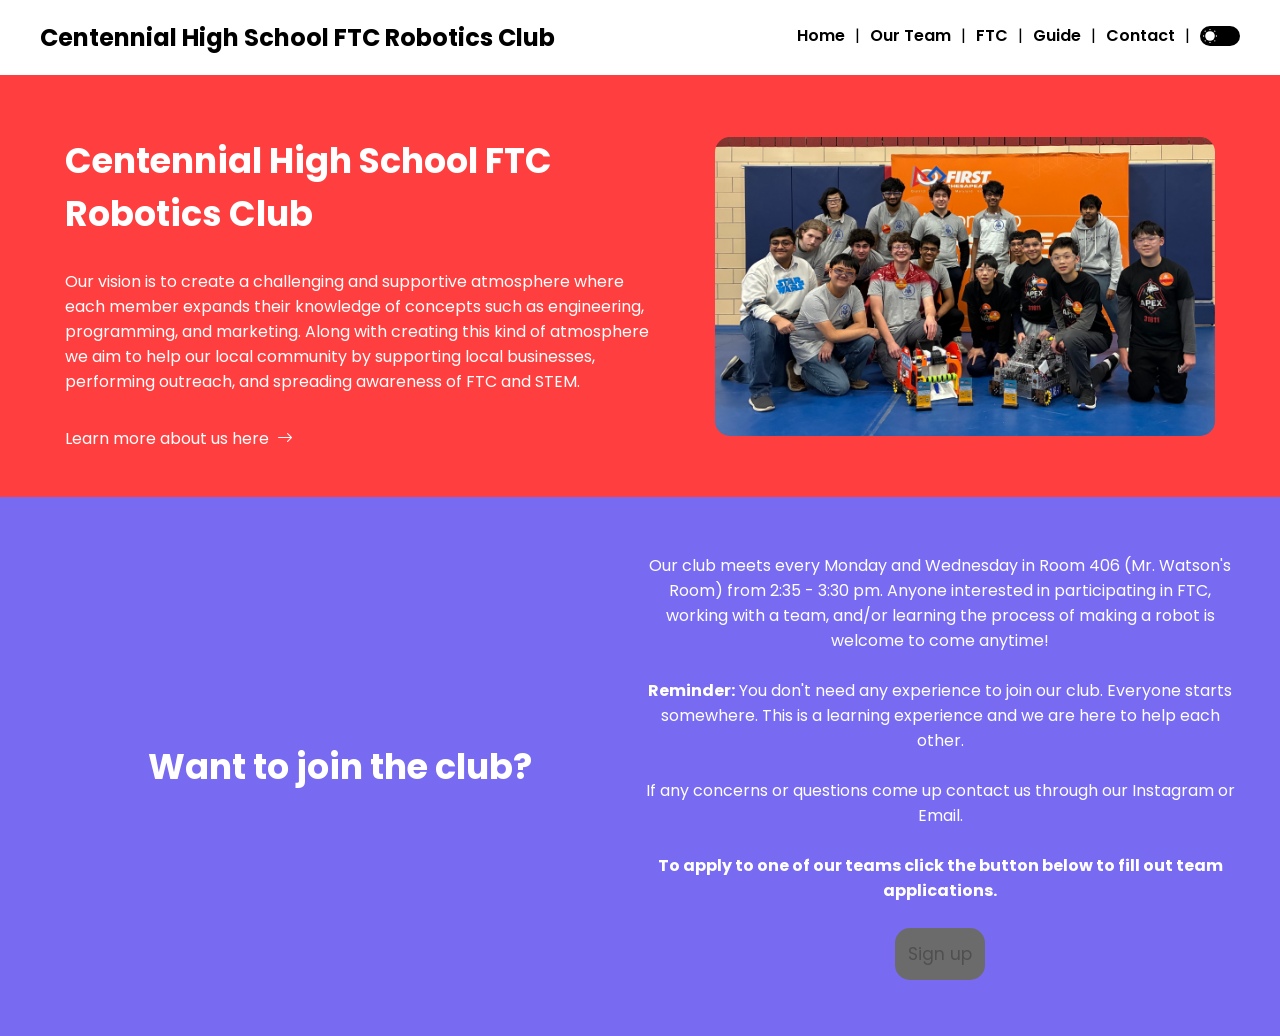
<file: index.html>
<!DOCTYPE html>
<html lang="en">
    <head>
        <meta charset="UTF-8">
        <meta http-equiv="X-UA-Compatible" content="IE=edge">
        <meta name="viewport" content="width=device-width, initial-scale=1.0">
        <meta name="description" content="The Centennial High School FTC Robotics Club is aimed towards creating a challenging and supportive atmosphere. We build a robot every year to participate in the First Tech Challenge.">
        <meta name="keywords" content="CHS, Centennial, Robotics, FTC, First Tech Challenge, CHS FTC, CHS FTC Robotics, CHS Robotics">
        <meta name="author" content="Centennial Robotics Club">
        <link href="assets/imgs/branding/2022-2023_logo.png" rel="icon" type="image/png">
        <title>CHS Robotics Website</title>
        <script src="https://ajax.googleapis.com/ajax/libs/jquery/3.6.3/jquery.min.js"></script>
        <link rel="stylesheet" type="text/css" href="common.css" />
        <link rel="stylesheet" type="text/css" href="index.css" />
        <link rel="stylesheet" href="https://cdn.jsdelivr.net/npm/bootstrap-icons@1.9.1/font/bootstrap-icons.css">
        <script src="/auto-bright.js"></script>
    </head>
    <body>
        <div id="nav"></div>
        <script>
            $('#nav').load('nav.html');
        </script>
        <div id="content">
            <section id="about-us">
                <div>
                    <h1>Centennial High School FTC Robotics Club</h1>
                    <p>Our vision is to create a challenging and supportive atmosphere where each member expands their knowledge of concepts such as engineering, programming, and marketing. Along with creating this kind of atmosphere we aim to help our local community by supporting local businesses, performing outreach, and spreading awareness of FTC and STEM.</p>
                    <a href="ourteam.html" id="home">Learn more about us here<p>&nbsp;&nbsp;<i class="bi bi-arrow-right"></i></p></a>
                </div>
                <div><img src="assets/imgs/branding/team-pic-2025.jpeg" alt="Team Picture"></div>
            </section>
            <section id="want-to-join">
                <div>
                    <h1>Want to join the club?</h1>
                    <p>Our club meets every Monday and Wednesday in Room 406 (Mr. Watson's Room) from 2:35 - 3:30 pm. Anyone interested in participating in FTC, working with a team, and/or learning the process of making a robot is welcome to come anytime!<br><br><b>Reminder:</b> You don't need any experience to join our club. Everyone starts somewhere. This is a learning experience and we are here to help each other.<br><br>If any concerns or questions come up contact us through our Instagram or Email.<br><br><b>To apply to one of our teams click the button below to fill out team applications.</b><br><br><button disabled id="sign-up" title="Sign ups are closed">Sign up</button></p>
                </div>
            </section>
        </div>
    </body>
</html>
</file>
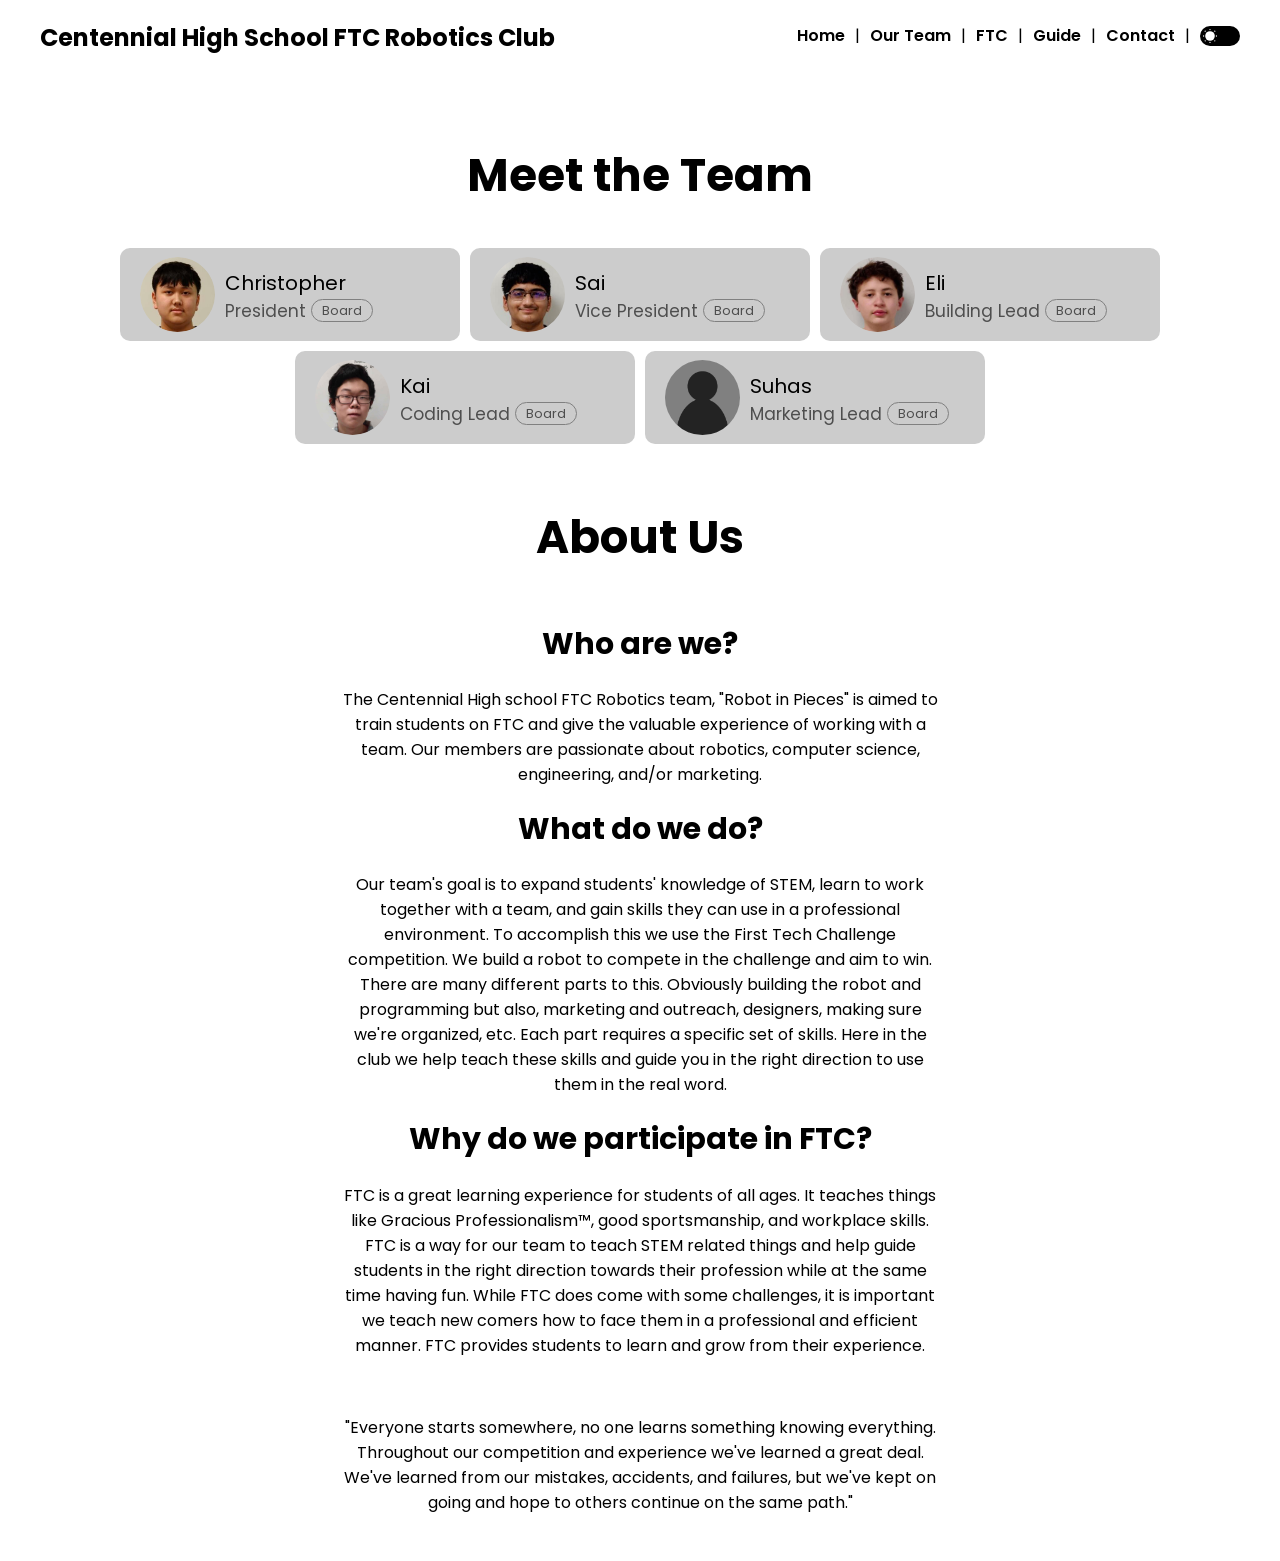
<file: ourteam.html>
<!DOCTYPE html>
<html lang="en">
<head>
    <meta charset="UTF-8">
    <meta http-equiv="X-UA-Compatible" content="IE=edge">
    <meta name="viewport" content="width=device-width, initial-scale=1.0">
    <link href="assets/imgs/branding/2022-2023_logo.png" rel="icon" type="image/png">
    <script src="https://ajax.googleapis.com/ajax/libs/jquery/3.6.3/jquery.min.js"></script>
    <title>Our Team - CHS Robotics Website</title>
    <link href="ourteam.css" rel="stylesheet" type="text/css">
    <link href="common.css" rel="stylesheet" type="text/css">
    <script src="/auto-bright.js"></script>
</head>
<body>
    <div id="nav"></div>
    <script>
        $('#nav').load('nav.html');
    </script>
    <section id="team">
        <h1 class="title">Meet the Team</h1>
        <div id="cards">
            <!-- Content filled in JS -->
        </div>
    </section>
    <main id="intro">
        <h1 class="title">About Us</h1>
        <div>
            <h1 class="mini-title">Who are we?</h1>
            <p>The Centennial High school FTC Robotics team, "Robot in Pieces" is aimed to train students on FTC and give the valuable experience of working with a team. Our members are passionate about robotics, computer science, engineering, and/or marketing. </p>
            <h1 class="mini-title">What do we do?</h1>
            <p>Our team's goal is to expand students' knowledge of STEM, learn to work together with a team, and gain skills they can use in a professional environment. To accomplish this we use the First Tech Challenge competition. We build a robot to compete in the challenge and aim to win. There are many different parts to this. Obviously building the robot and programming but also, marketing and outreach, designers, making sure we're organized, etc. Each part requires a specific set of skills. Here in the club we help teach these skills and guide you in the right direction to use them in the real word.</p>
            <h1 class="mini-title">Why do we participate in FTC?</h1>
            <p>FTC is a great learning experience for students of all ages. It teaches things like Gracious Professionalism™, good sportsmanship, and workplace skills. FTC is a way for our team to teach STEM related things and help guide students in the right direction towards their profession while at the same time having fun. While FTC does come with some challenges, it is important we teach new comers how to face them in a professional and efficient manner. FTC provides students to learn and grow from their experience.</p>
            <br>
            <p>"Everyone starts somewhere, no one learns something knowing everything. Throughout our competition and experience we've learned a great deal. We've learned from our mistakes, accidents, and failures, but we've kept on going and hope to others continue on the same path."</p>
        </div>
    </main>

    <script>
        const teamCards = document.querySelector("#cards");

        const team = [
            { name: "Christopher", role: "President", tags: ["Board"], image: "assets/imgs/members/christopher.png" },
            { name: "Sai", role: "Vice President", tags: ["Board"], image: "assets/imgs/members/sai.png" },
            { name: "Eli", role: "Building Lead", tags: ["Board"], image: "assets/imgs/members/eli.png" },
            { name: "Kai", role: "Coding Lead", tags: ["Board"], image: "assets/imgs/members/kai.png" },
            { name: "Suhas", role: "Marketing Lead", tags: ["Board"], image: "" },
        ]

        for (const person of team) {
            // <div class="card">
            //     <img src="assets/imgs/sai.png" alt="Sai">
            //     <div>
            //         <p class="name">Sai</p>
            //         <p class="role">Vice President</p>
            //     </div>
            // </div>
            
            const cardDiv = document.createElement("div");
            cardDiv.classList.add("card");
            teamCards.appendChild(cardDiv);

            const image = document.createElement("img");
            image.src = person.image || "assets/imgs/members/placeholder.png";
            image.alt = "Picture of " + person.name;
            cardDiv.appendChild(image);

            const randomDiv = document.createElement("div");
            cardDiv.appendChild(randomDiv);

            const name = document.createElement("p");
            name.classList.add("name");
            name.innerText = person.name;
            randomDiv.appendChild(name);

            const role = document.createElement("p");
            role.classList.add("role");
            role.innerText = person.role;
            randomDiv.appendChild(role);

            if (person.tags != null && person.tags.length > 0) {
                for (const tagStr of person.tags) {
                    const tag = document.createElement("i");
                    tag.setAttribute("data-type", "tag");
                    tag.innerText = tagStr;
                    role.appendChild(tag);
                }
            }
        }
    </script>
</body>
</html>
</file>
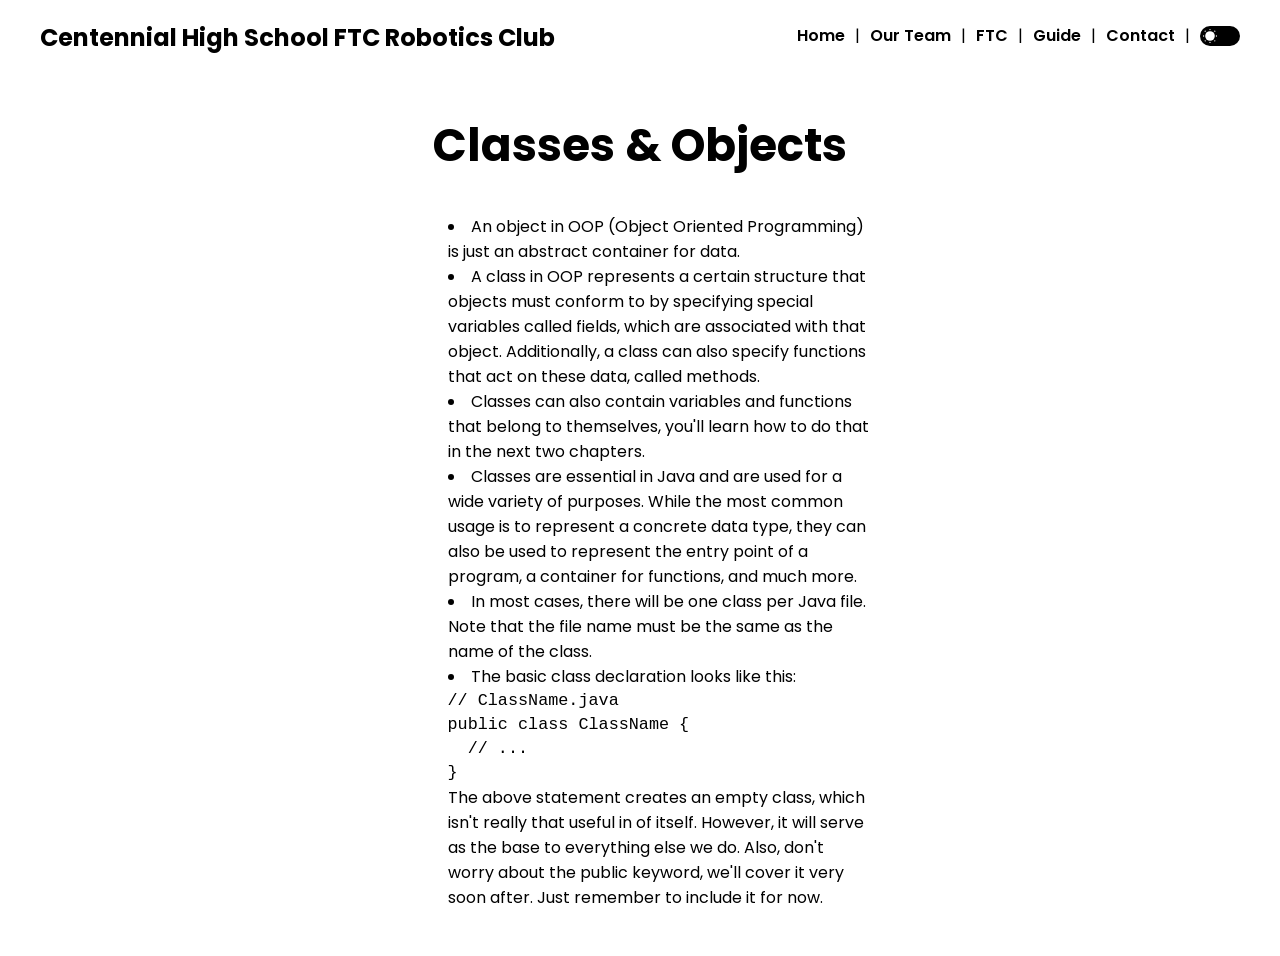
<file: guide/java/classes-and-objects.html>
<!DOCTYPE html>
<html lang="en">
<head>
    <meta charset="UTF-8">
    <meta name="viewport" content="width=device-width, initial-scale=1.0">
    <link href="/assets/imgs/branding/2022-2023_logo.png" rel="icon" type="image/png">
    <script src="https://ajax.googleapis.com/ajax/libs/jquery/3.6.3/jquery.min.js"></script>
    <link rel="stylesheet" href="../../common.css">
    <title>FTC Java Guide</title>
    <script src="/auto-bright.js"></script>
</head>
<body>
    <div id="nav"></div>
    <script>
        $('#nav').load('../../nav.html');
    </script>
    <main id="main">
        <section id="e">
            <h1 class="title">Classes & Objects</h1>
            <span class="ul-wrapper">
                <ul>
                    <li>An object in OOP (Object Oriented Programming) is just an abstract container for data.</li>
                    <li>A class in OOP represents a certain structure that objects must conform to by specifying special variables called fields, which are associated with that object. Additionally, a class can also specify functions that act on these data, called methods.</li>
                    <li>Classes can also contain variables and functions that belong to themselves, you'll learn how to do that in the next two chapters.</li>
                    <li>Classes are essential in Java and are used for a wide variety of purposes. While the most common usage is to represent a concrete data type, they can also be used to represent the entry point of a program, a container for functions, and much more.</li>
                    <li>In most cases, there will be one class per Java file. Note that the file name must be the same as the name of the class.</li>
                    <li>The basic class declaration looks like this:
                        <div class="code-wrapper"><code>
                            // ClassName.java <br>
                            public class ClassName { <br>
                            &nbsp;&nbsp;// ... <br>
                            }
                        </code></div>
                    The above statement creates an empty class, which isn't really that useful in of itself. However, it will serve as the base to everything else we do. Also, don't worry about the public keyword, we'll cover it very soon after. Just remember to include it for now.
                    </li>
                </ul>
            </span>
        </section>
    </main>
</body>
</html>
</file>
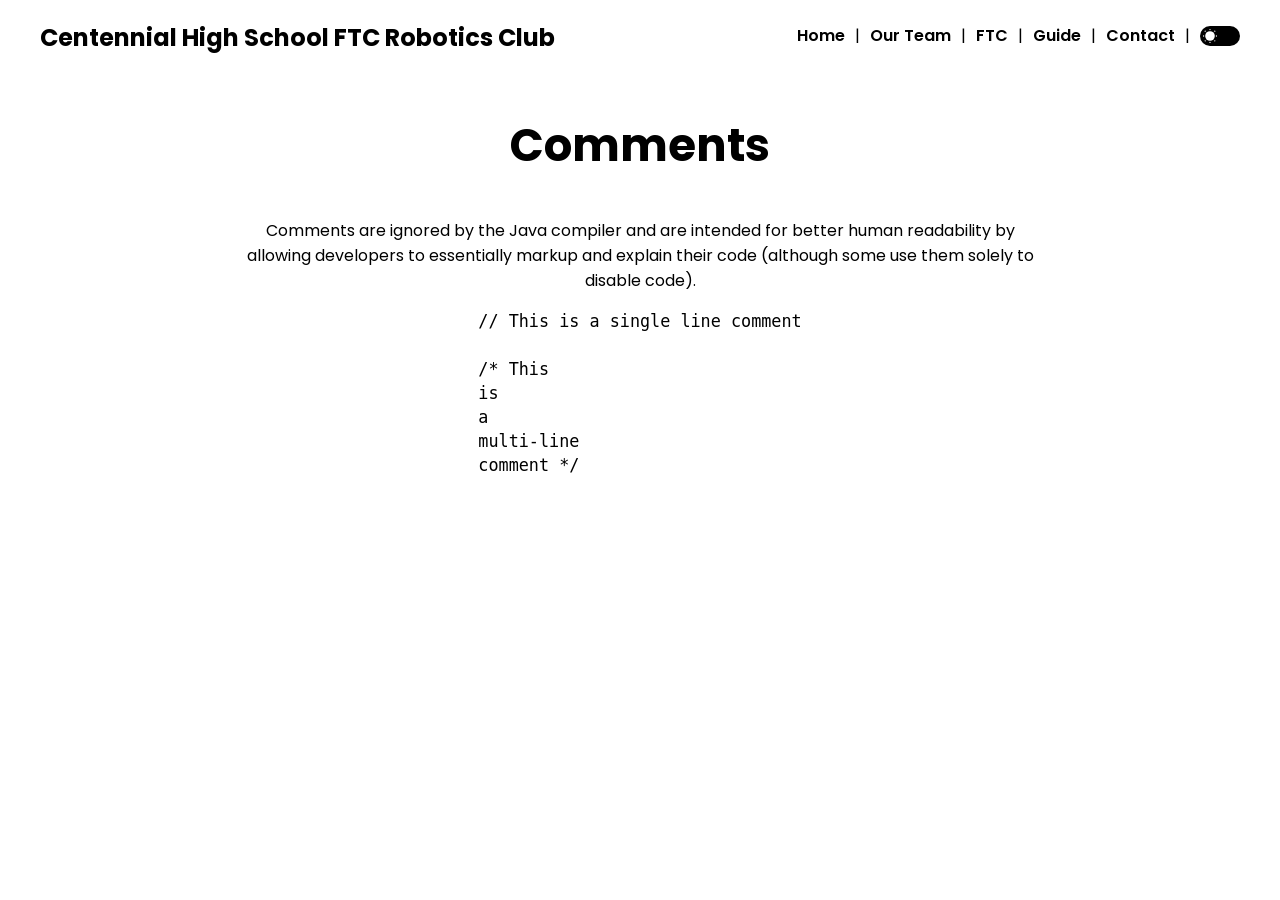
<file: guide/java/comments.html>
<!DOCTYPE html>
<html lang="en">
<head>
    <meta charset="UTF-8">
    <meta name="viewport" content="width=device-width, initial-scale=1.0">
    <link href="/assets/imgs/branding/2022-2023_logo.png" rel="icon" type="image/png">
    <script src="https://ajax.googleapis.com/ajax/libs/jquery/3.6.3/jquery.min.js"></script>
    <link rel="stylesheet" href="../../common.css">
    <title>FTC Java Guide</title>
    <script src="/auto-bright.js"></script>
</head>
<body>
    <div id="nav"></div>
    <script>
        $('#nav').load('../../nav.html');
    </script>
    <main id="main">
        <section id="e">
            <h1 class="title">Comments</h1>
            <p>Comments are ignored by the Java compiler and are intended for better human readability by allowing developers to essentially markup and explain their code (although some use them solely to disable code).</p>
            <div class="code-wrapper">
                <code>
                    // This is a single line comment <br><br>
                    /* This <br>
                    is <br>
                    a <br>
                    multi-line <br>
                    comment */
                </code>
            </div>
        </section>
    </main>
</body>
</html>
</file>
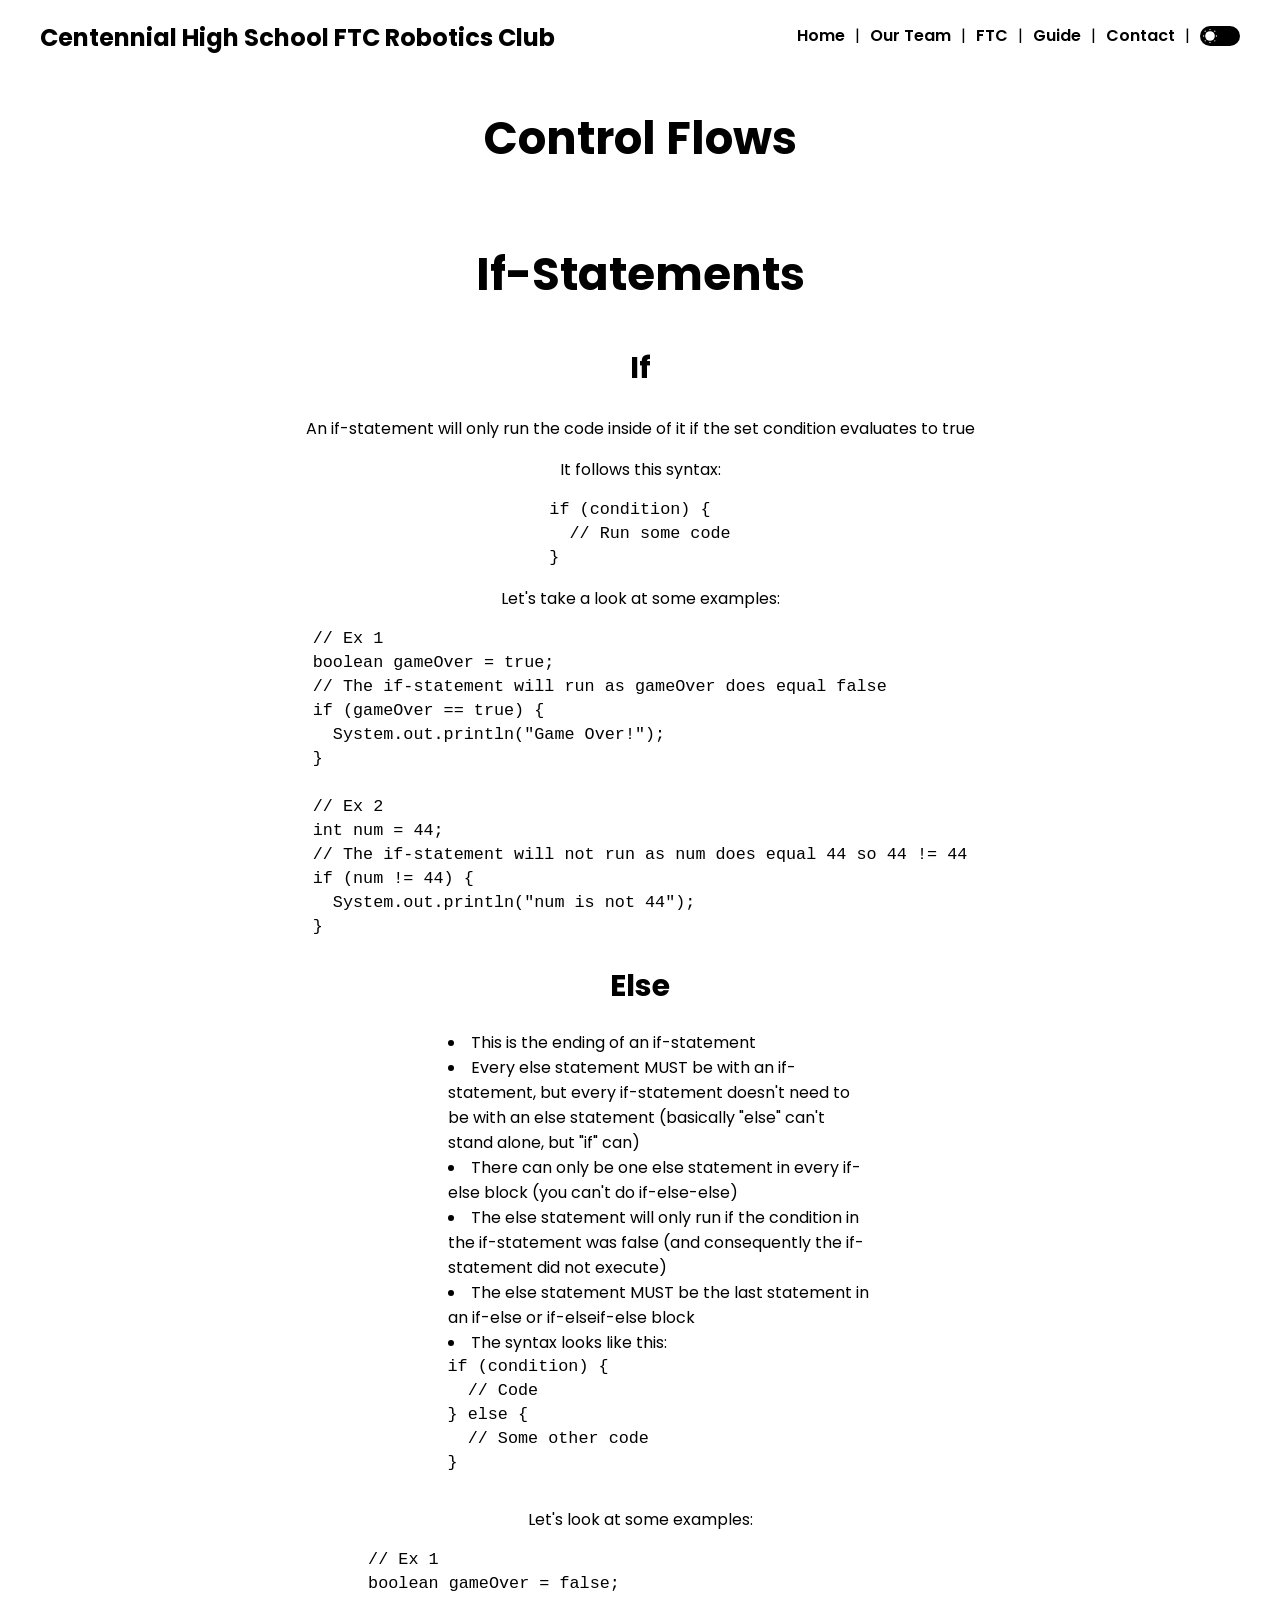
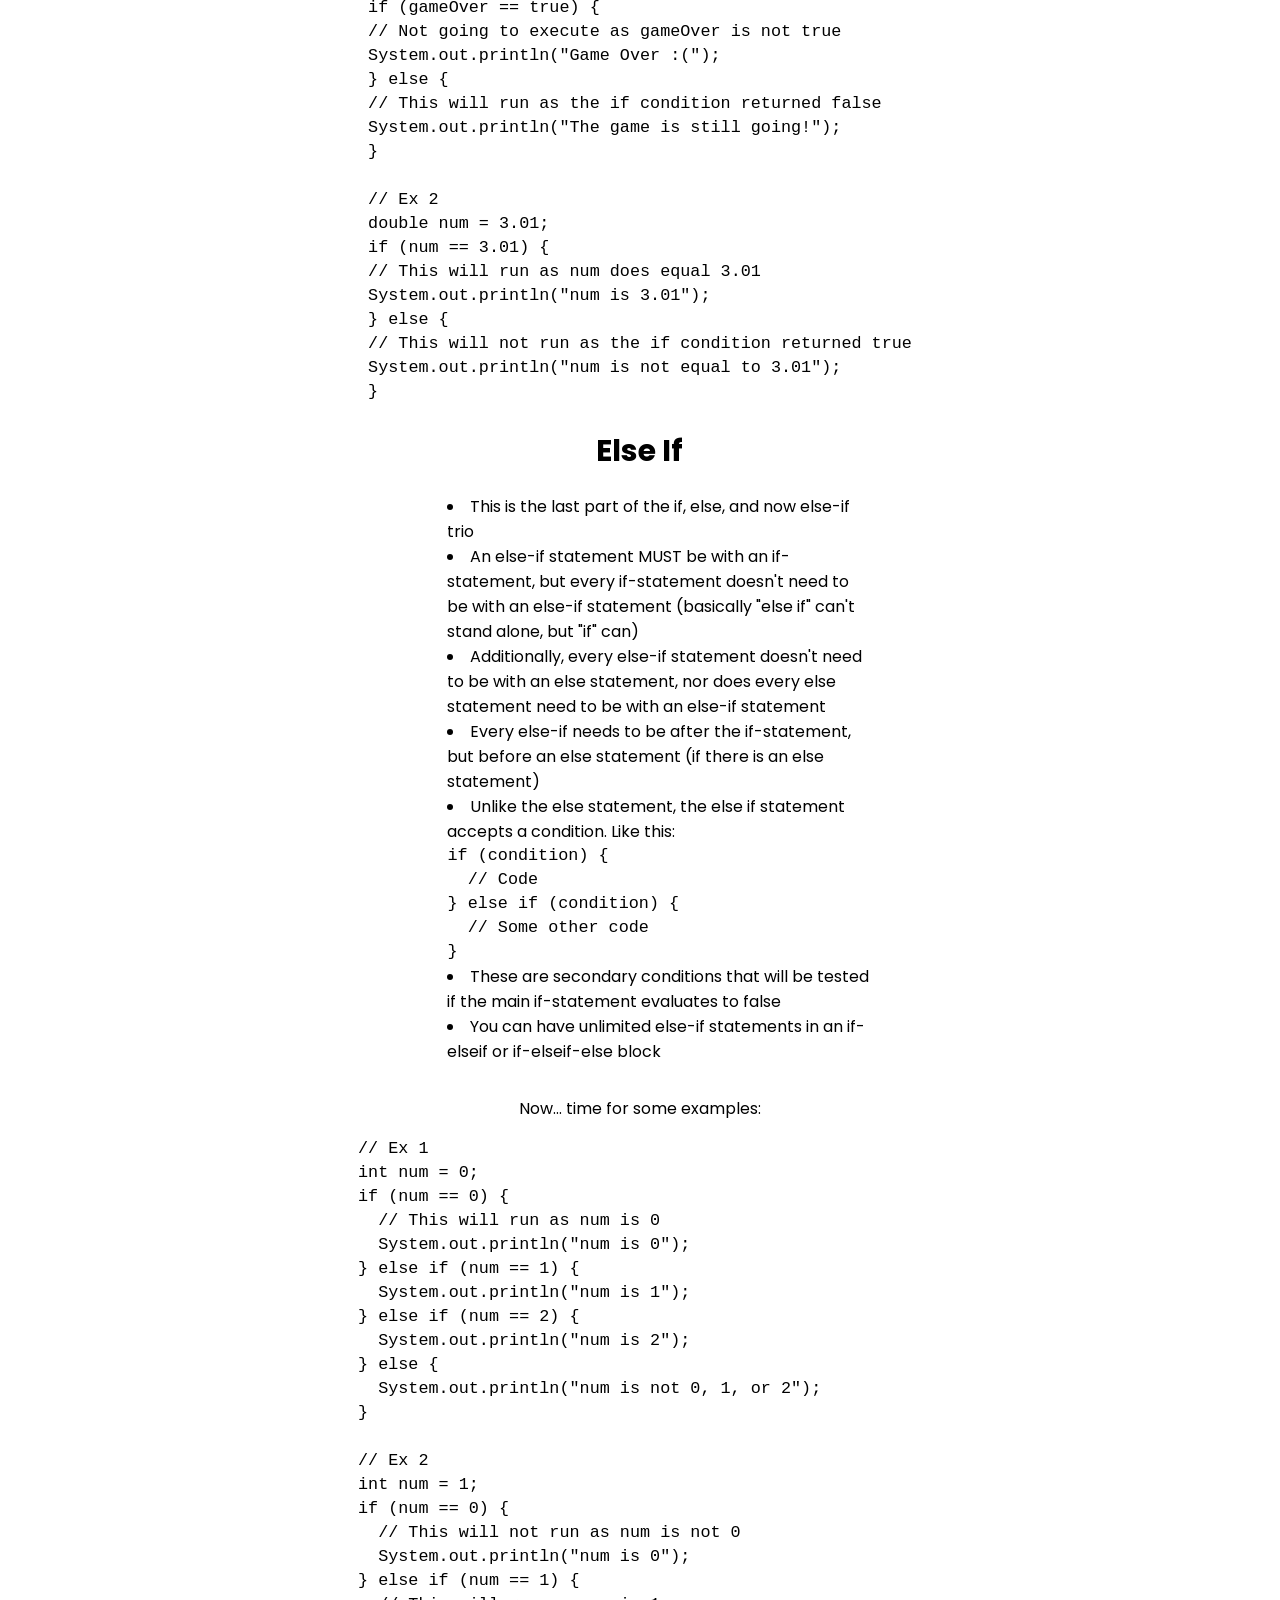
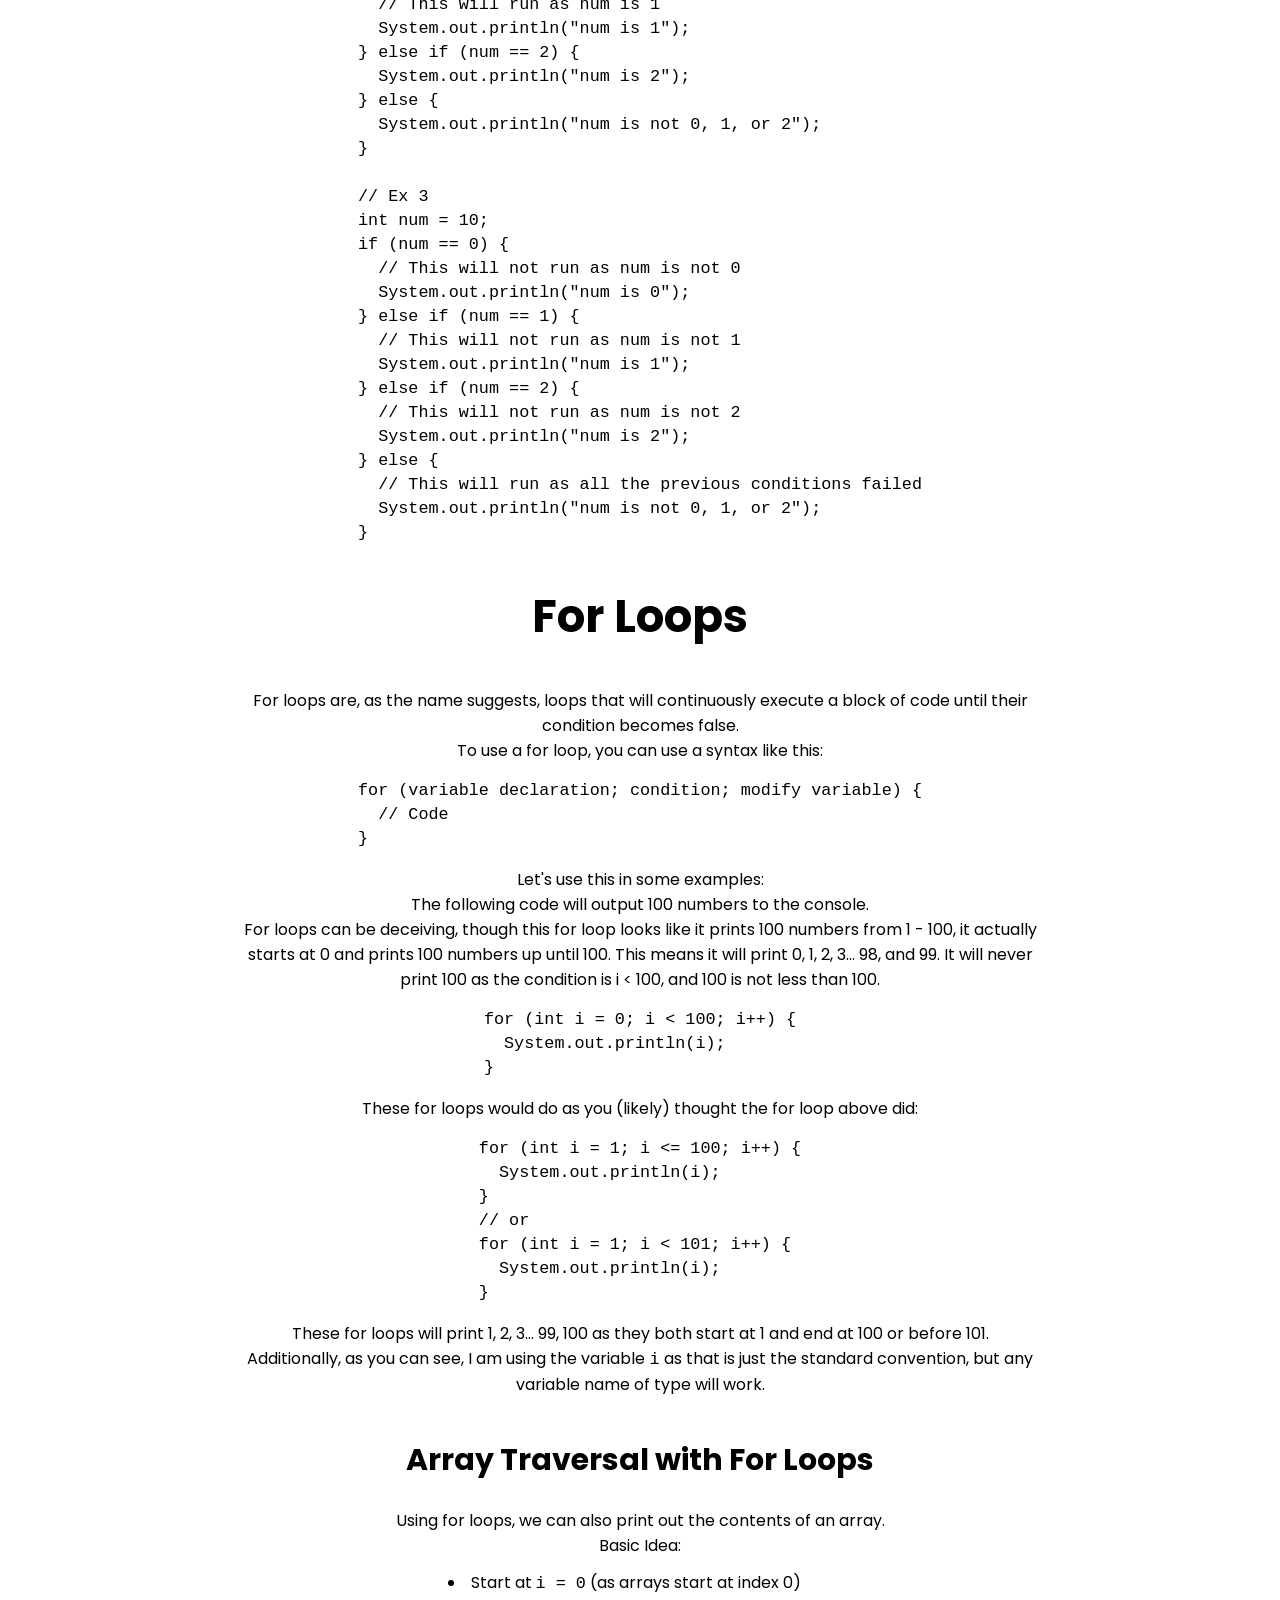
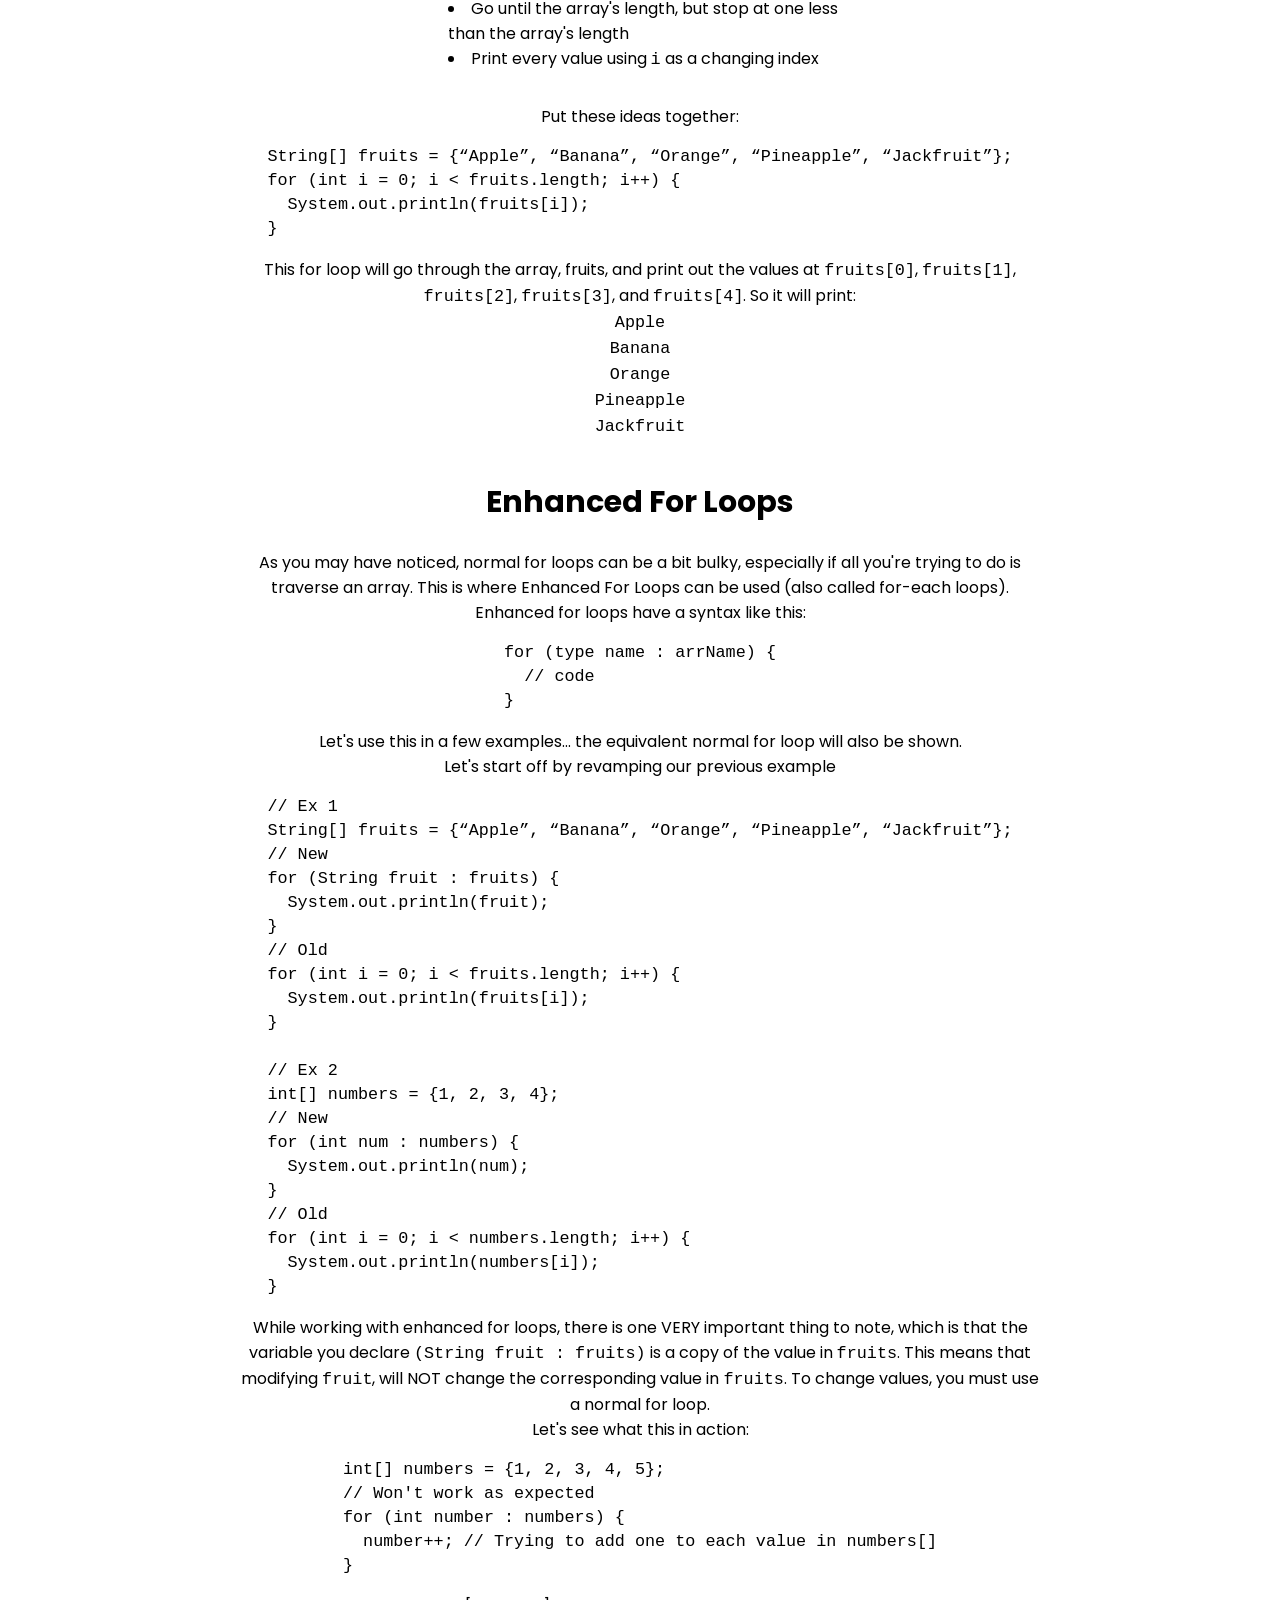
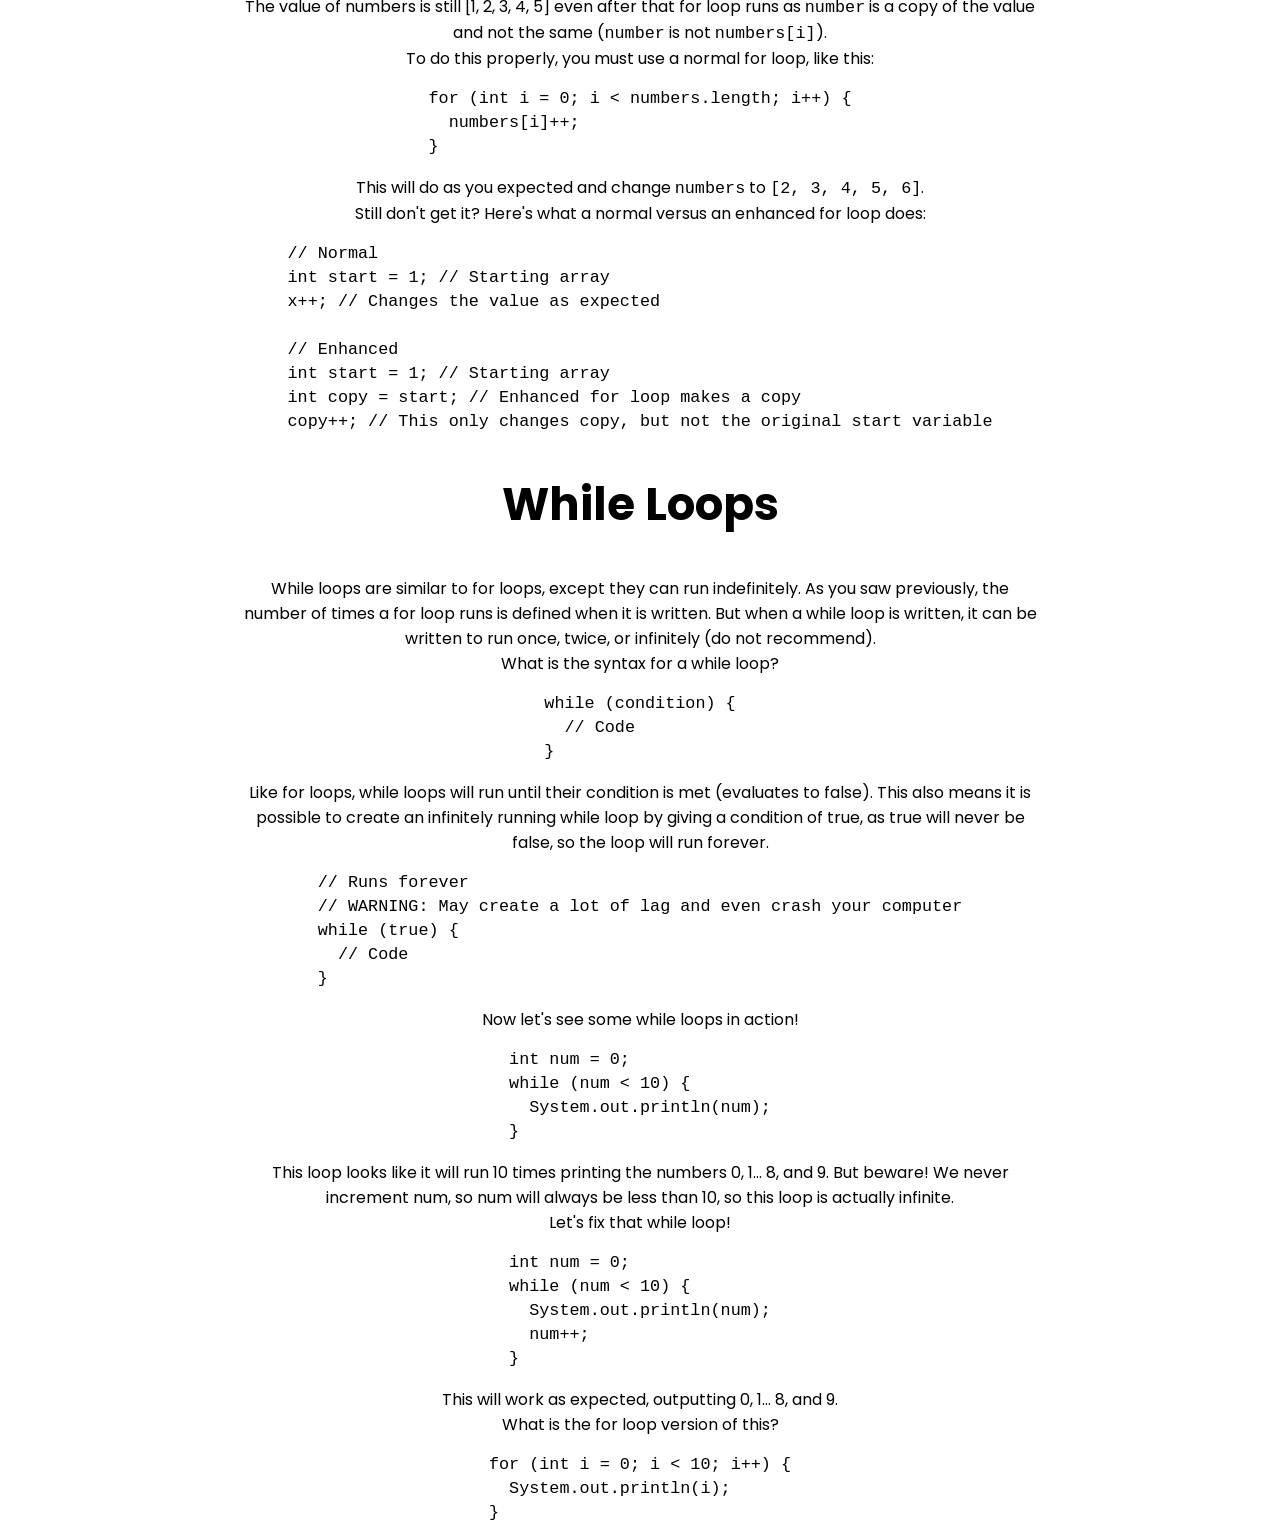
<file: guide/java/control-flows.html>
<!DOCTYPE html>
<html lang="en">
<head>
    <meta charset="UTF-8">
    <meta name="viewport" content="width=device-width, initial-scale=1.0">
    <link href="/assets/imgs/branding/2022-2023_logo.png" rel="icon" type="image/png">
    <script src="https://ajax.googleapis.com/ajax/libs/jquery/3.6.3/jquery.min.js"></script>
    <link rel="stylesheet" href="../../common.css">
    <title>FTC Java Guide</title>
    <script src="/auto-bright.js"></script>
</head>
<body>
    <div id="nav"></div>
    <script>
        $('#nav').load('../../nav.html');
    </script>
    <main id="main">
        <h1 class="title">Control Flows</h1>
        <section id="if-statements">
            <h1 class="title">If-Statements</h1>
            <h2 class="mini-title">If</h2>
            <p>An if-statement will only run the code inside of it if the set condition evaluates to true</p>
            <p>It follows this syntax:</p>
            <div class="code-wrapper"><code>
                if (condition) { <br>
                &nbsp;&nbsp;// Run some code <br>
                }
            </code></div>
            <p>Let's take a look at some examples:</p>
            <div class="code-wrapper"><code>
                // Ex 1 <br>
                boolean gameOver = true; <br>
                // The if-statement will run as gameOver does equal false <br>
                if (gameOver == true) { <br>
                &nbsp;&nbsp;System.out.println("Game Over!"); <br>
                } <br><br>

                // Ex 2 <br>
                int num = 44; <br>
                // The if-statement will not run as num does equal 44 so 44 != 44 <br>
                if (num != 44) { <br>
                &nbsp;&nbsp;System.out.println("num is not 44"); <br>
                }
            </code></div>
        </section>
        <section id="else">
            <h2 class="mini-title">Else</h2>
            <span class="ul-wrapper">
                <ul>
                    <li>This is the ending of an if-statement</li>
                    <li>Every else statement MUST be with an if-statement, but every if-statement doesn't need to be with an else statement (basically "else" can't stand alone, but "if" can)</li>
                    <li>There can only be one else statement in every if-else block (you can't do if-else-else)</li>
                    <li>The else statement will only run if the condition in the if-statement was false (and consequently the if-statement did not execute)</li>
                    <li>The else statement MUST be the last statement in an if-else or if-elseif-else block</li>
                    <li>
                        The syntax looks like this:
                        <div class="code-wrapper"><code>
                            if (condition) { <br>
                            &nbsp;&nbsp;// Code <br>
                            } else { <br>
                            &nbsp;&nbsp;// Some other code <br>
                            }
                        </code></div>
                    </li>
                </ul>
            </span>
            <p>Let's look at some examples:</p>
            <div class="code-wrapper"><code>
                // Ex 1 <br>
                boolean gameOver = false; <br>
                if (gameOver == true) { <br>
                    // Not going to execute as gameOver is not true <br>
                    System.out.println("Game Over :("); <br>
                } else { <br>
                    // This will run as the if condition returned false <br>
                    System.out.println("The game is still going!"); <br>
                } <br><br>

                // Ex 2 <br>
                double num = 3.01; <br>
                if (num == 3.01) { <br>
                    // This will run as num does equal 3.01 <br>
                    System.out.println("num is 3.01"); <br>
                } else { <br>
                    // This will not run as the if condition returned true <br>
                    System.out.println("num is not equal to 3.01"); <br>
                }
            </code></div>
        </section>
        <section id="elseif">
            <h2 class="mini-title">Else If</h2>
            <span class="ul-wrapper">
                <ul>
                    <li>This is the last part of the if, else, and now else-if trio</li>
                    <li>An else-if statement MUST be with an if-statement, but every if-statement doesn't need to be with an else-if statement (basically "else if" can't stand alone, but "if" can)</li>
                    <li>Additionally, every else-if statement doesn't need to be with an else statement, nor does every else statement need to be with an else-if statement</li>
                    <li>Every else-if needs to be after the if-statement, but before an else statement (if there is an else statement)</li>
                    <li>
                        Unlike the else statement, the else if statement accepts a condition. Like this:
                        <div class="code-wrapper"><code>
                            if (condition) { <br>
                            &nbsp;&nbsp;// Code <br>
                            } else if (condition) { <br>
                            &nbsp;&nbsp;// Some other code <br>
                            }
                        </code></div>
                    </li>
                    <li>These are secondary conditions that will be tested if the main if-statement evaluates to false</li>
                    <li>You can have unlimited else-if statements in an if-elseif or if-elseif-else block</li>
                </ul>
            </span>
            <p>Now... time for some examples:</p>
            <div class="code-wrapper"><code>
                // Ex 1 <br>
                int num = 0; <br>
                if (num == 0) { <br>
                &nbsp;&nbsp;// This will run as num is 0 <br>
                &nbsp;&nbsp;System.out.println("num is 0"); <br>
                } else if (num == 1) { <br>
                &nbsp;&nbsp;System.out.println("num is 1"); <br>
                } else if (num == 2) { <br>
                &nbsp;&nbsp;System.out.println("num is 2"); <br>
                } else { <br>
                &nbsp;&nbsp;System.out.println("num is not 0, 1, or 2"); <br>
                } <br><br>

                // Ex 2 <br>
                int num = 1; <br>
                if (num == 0) { <br>
                &nbsp;&nbsp;// This will not run as num is not 0 <br>
                &nbsp;&nbsp;System.out.println("num is 0"); <br>
                } else if (num == 1) { <br>
                &nbsp;&nbsp;// This will run as num is 1 <br>
                &nbsp;&nbsp;System.out.println("num is 1"); <br>
                } else if (num == 2) { <br>
                &nbsp;&nbsp;System.out.println("num is 2"); <br>
                } else { <br>
                &nbsp;&nbsp;System.out.println("num is not 0, 1, or 2"); <br>
                } <br><br>

                // Ex 3 <br>
                int num = 10; <br>
                if (num == 0) { <br>
                &nbsp;&nbsp;// This will not run as num is not 0 <br>
                &nbsp;&nbsp;System.out.println("num is 0"); <br>
                } else if (num == 1) { <br>
                &nbsp;&nbsp;// This will not run as num is not 1 <br>
                &nbsp;&nbsp;System.out.println("num is 1"); <br>
                } else if (num == 2) { <br>
                &nbsp;&nbsp;// This will not run as num is not 2 <br>
                &nbsp;&nbsp;System.out.println("num is 2"); <br>
                } else { <br>
                &nbsp;&nbsp;// This will run as all the previous conditions failed <br>
                &nbsp;&nbsp;System.out.println("num is not 0, 1, or 2"); <br>
                }
            </code></div>
        </section>
        <section id="for-loops">
            <h2 class="title">For Loops</h2>
            <p>For loops are, as the name suggests, loops that will continuously execute a block of code until their condition becomes false.<br>
            To use a for loop, you can use a syntax like this:</p>
            <div class="code-wrapper"><code>
                for (variable declaration; condition; modify variable) { <br>
                &nbsp;&nbsp;// Code <br>
                }
            </code></div>
            <p>Let's use this in some examples:<br>
            The following code will output 100 numbers to the console.<br>
            For loops can be deceiving, though this for loop looks like it prints 100 numbers from 1 - 100, it actually starts at 0 and prints 100 numbers up until 100. This means it will print 0, 1, 2, 3... 98, and 99. It will never print 100 as the condition is i < 100, and 100 is not less than 100.</p>
            <div class="code-wrapper"><code>
                for (int i = 0; i < 100; i++) { <br>
                &nbsp;&nbsp;System.out.println(i); <br>
                }
            </code></div>
            <p>These for loops would do as you (likely) thought the for loop above did:</p>
            <div class="code-wrapper"><code>
                for (int i = 1; i <= 100; i++) { <br>
                &nbsp;&nbsp;System.out.println(i); <br>
                } <br>
                // or <br>
                for (int i = 1; i < 101; i++) { <br>
                &nbsp;&nbsp;System.out.println(i); <br>
                }
            </code></div>
            <p>These for loops will print 1, 2, 3... 99, 100 as they both start at 1 and end at 100 or before 101.<br>
            Additionally, as you can see, I am using the variable <code>i</code> as that is just the standard convention, but any variable name of type will work.</p>
        </section>
        <section id="array-traversal">
            <h2 class="mini-title">Array Traversal with For Loops</h2>
            <p>Using for loops, we can also print out the contents of an array.<br>
            Basic Idea:</p>
            <span class="ul-wrapper">
                <ul>
                    <li>Start at <code>i = 0</code> (as arrays start at index 0)</li>
                    <li>Go until the array's length, but stop at one less than the array's length</li>
                    <li>Print every value using <code>i</code> as a changing index</li>
                </ul>
            </span>
            <p>Put these ideas together:</p>
            <div class="code-wrapper"><code>
                String[] fruits = {“Apple”, “Banana”, “Orange”, “Pineapple”, “Jackfruit”}; <br>
                for (int i = 0; i < fruits.length; i++) { <br>
                &nbsp;&nbsp;System.out.println(fruits[i]); <br>
                }
            </code></div>
            <p>
                This for loop will go through the array, fruits, and print out the values at <code>fruits[0]</code>, <code>fruits[1]</code>, <code>fruits[2]</code>, <code>fruits[3]</code>, and <code>fruits[4]</code>.
                So it will print: 
                <code><br>
                Apple <br>
                Banana <br>
                Orange <br>
                Pineapple <br>
                Jackfruit
                </code>
            </p>
        </section>
        <section id="enhanced-for-loops">
            <h2 class="mini-title">Enhanced For Loops</h2>
            <p>As you may have noticed, normal for loops can be a bit bulky, especially if all you're trying to do is traverse an array. This is where Enhanced For Loops can be used (also called for-each loops).<br>
            Enhanced for loops have a syntax like this:</p>
            <div class="code-wrapper"><code>
                for (type name : arrName) { <br>
                &nbsp;&nbsp;// code <br>
                }
            </code></div>
            <p>Let's use this in a few examples... the equivalent normal for loop will also be shown.<br>
            Let's start off by revamping our previous example</p>
            <div class="code-wrapper"><code>
                // Ex 1 <br>
                String[] fruits = {“Apple”, “Banana”, “Orange”, “Pineapple”, “Jackfruit”}; <br>

                // New <br>
                for (String fruit : fruits) { <br>
                &nbsp;&nbsp;System.out.println(fruit); <br>
                } <br>

                // Old <br>
                for (int i = 0; i < fruits.length; i++) { <br>
                &nbsp;&nbsp;System.out.println(fruits[i]); <br>
                } <br><br>

                // Ex 2 <br>
                int[] numbers = {1, 2, 3, 4}; <br>

                // New <br>
                for (int num : numbers) { <br>
                &nbsp;&nbsp;System.out.println(num); <br>
                } <br>

                // Old <br>
                for (int i = 0; i < numbers.length; i++) { <br>
                &nbsp;&nbsp;System.out.println(numbers[i]); <br>
                }
            </code></div>
            <p>While working with enhanced for loops, there is one VERY important thing to note, which is that the variable you declare <code>(String fruit : fruits)</code> is a copy of the value in <code>fruits</code>. This means that modifying <code>fruit</code>, will NOT change the corresponding value in <code>fruits</code>. To change values, you must use a normal for loop.<br>
            Let's see what this in action:</p>
            <div class="code-wrapper"><code>
                int[] numbers = {1, 2, 3, 4, 5}; <br>
                // Won't work as expected <br>
                for (int number : numbers) { <br>
                &nbsp;&nbsp;number++; // Trying to add one to each value in numbers[] <br>
                }
            </code></div>
            <p>The value of numbers is still [1, 2, 3, 4, 5] even after that for loop runs as <code>number</code> is a copy of the value and not the same (<code>number</code> is not <code>numbers[i]</code>).<br>
            To do this properly, you must use a normal for loop, like this:</p>
            <div class="code-wrapper"><code>
                for (int i = 0; i < numbers.length; i++) { <br>
                &nbsp;&nbsp;numbers[i]++; <br>
                }
            </code></div>
            <p>This will do as you expected and change <code>numbers</code> to <code>[2, 3, 4, 5, 6]</code>.<br>
            Still don't get it? Here's what a normal versus an enhanced for loop does:</p>
            <div class="code-wrapper"><code>
                // Normal <br>
                int start = 1; // Starting array <br>
                x++; // Changes the value as expected <br><br>

                // Enhanced <br>
                int start = 1; // Starting array <br>
                int copy = start; // Enhanced for loop makes a copy <br>
                copy++; // This only changes copy, but not the original start variable
            </code></div>
        </section>
        <section id="while-loops">
            <h1 class="title">While Loops</h1>
            <p>While loops are similar to for loops, except they can run indefinitely. As you saw previously, the number of times a for loop runs is defined when it is written. But when a while loop is written, it can be written to run once, twice, or infinitely (do not recommend).<br>
            What is the syntax for a while loop?</p>
            <div class="code-wrapper"><code>
                while (condition) { <br>
                &nbsp;&nbsp;// Code <br>
                }
            </code></div>
            <p>Like for loops, while loops will run until their condition is met (evaluates to false). This also means it is possible to create an infinitely running while loop by giving a condition of true, as true will never be false, so the loop will run forever.</p>
            <div class="code-wrapper"><code>
                // Runs forever <br>
                // WARNING: May create a lot of lag and even crash your computer <br>
                while (true) { <br>
                &nbsp;&nbsp;// Code <br>
                }
            </code></div>
            <p>Now let's see some while loops in action!</p>
            <div class="code-wrapper"><code>
                int num = 0; <br>
                while (num < 10) { <br>
                &nbsp;&nbsp;System.out.println(num); <br>
                }
            </code></div>
            <p>This loop looks like it will run 10 times printing the numbers 0, 1... 8, and 9. But beware! We never increment num, so num will always be less than 10, so this loop is actually infinite.<br>Let's fix that while loop!</p>
            <div class="code-wrapper"><code>
                int num = 0; <br>
                while (num < 10) { <br>
                &nbsp;&nbsp;System.out.println(num); <br>
                &nbsp;&nbsp;num++; <br>
                }
            </code></div>
            <p>This will work as expected, outputting 0, 1... 8, and 9. <br>
            What is the for loop version of this?</p>
            <div class="code-wrapper"><code>
                for (int i = 0; i < 10; i++) { <br>
                &nbsp;&nbsp;System.out.println(i); <br>
                }
            </code></div>
        </section>
    </main>
</body>
</html>
</file>
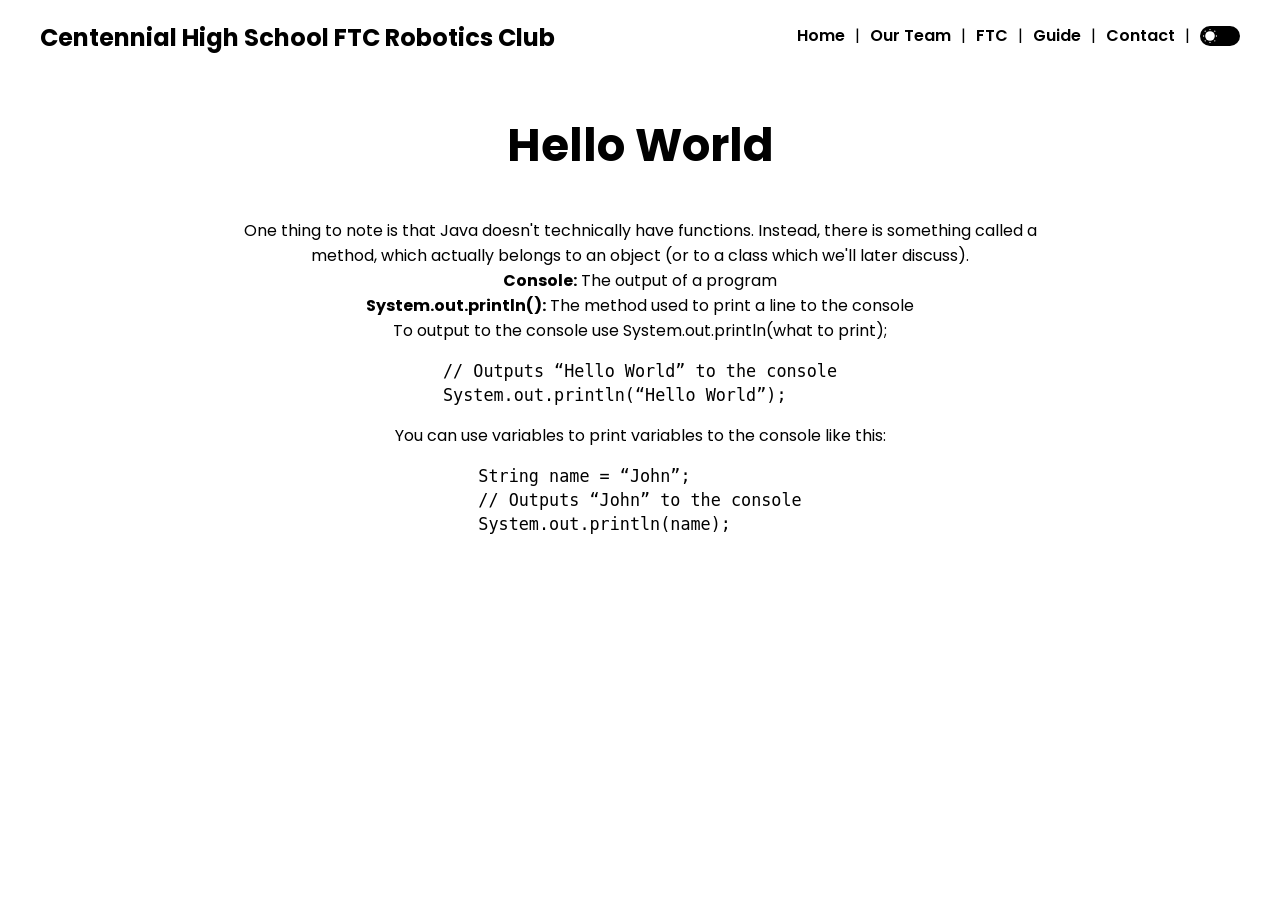
<file: guide/java/hello-world.html>
<!DOCTYPE html>
<html lang="en">
<head>
    <meta charset="UTF-8">
    <meta name="viewport" content="width=device-width, initial-scale=1.0">
    <link href="/assets/imgs/branding/2022-2023_logo.png" rel="icon" type="image/png">
    <script src="https://ajax.googleapis.com/ajax/libs/jquery/3.6.3/jquery.min.js"></script>
    <link rel="stylesheet" href="../../common.css">
    <title>FTC Java Guide</title>
    <script src="/auto-bright.js"></script>
</head>
<body>
    <div id="nav"></div>
    <script>
        $('#nav').load('../../nav.html');
    </script>
    <main id="main">
        <section id="e">
            <h1 class="title">Hello World</h1>
            <p>One thing to note is that Java doesn't technically have functions. Instead, there is something called a method, which actually belongs to an object (or to a class which we'll later discuss).<br>
            <b>Console:</b> The output of a program<br>
            <b>System.out.println():</b> The method used to print a line to the console<br>
            To output to the console use System.out.println(what to print);</p>
            <div class="code-wrapper">
                <code>
                    // Outputs “Hello World” to the console <br>
                    System.out.println(“Hello World”);
                </code>
            </div>
            <p>You can use variables to print variables to the console like this:</p>
            <div class="code-wrapper">
                <code>
                    String name = “John”; <br>
                    // Outputs “John” to the console <br>
                    System.out.println(name);
                </code>
            </div>
        </section>
    </main>
</body>
</html>
</file>
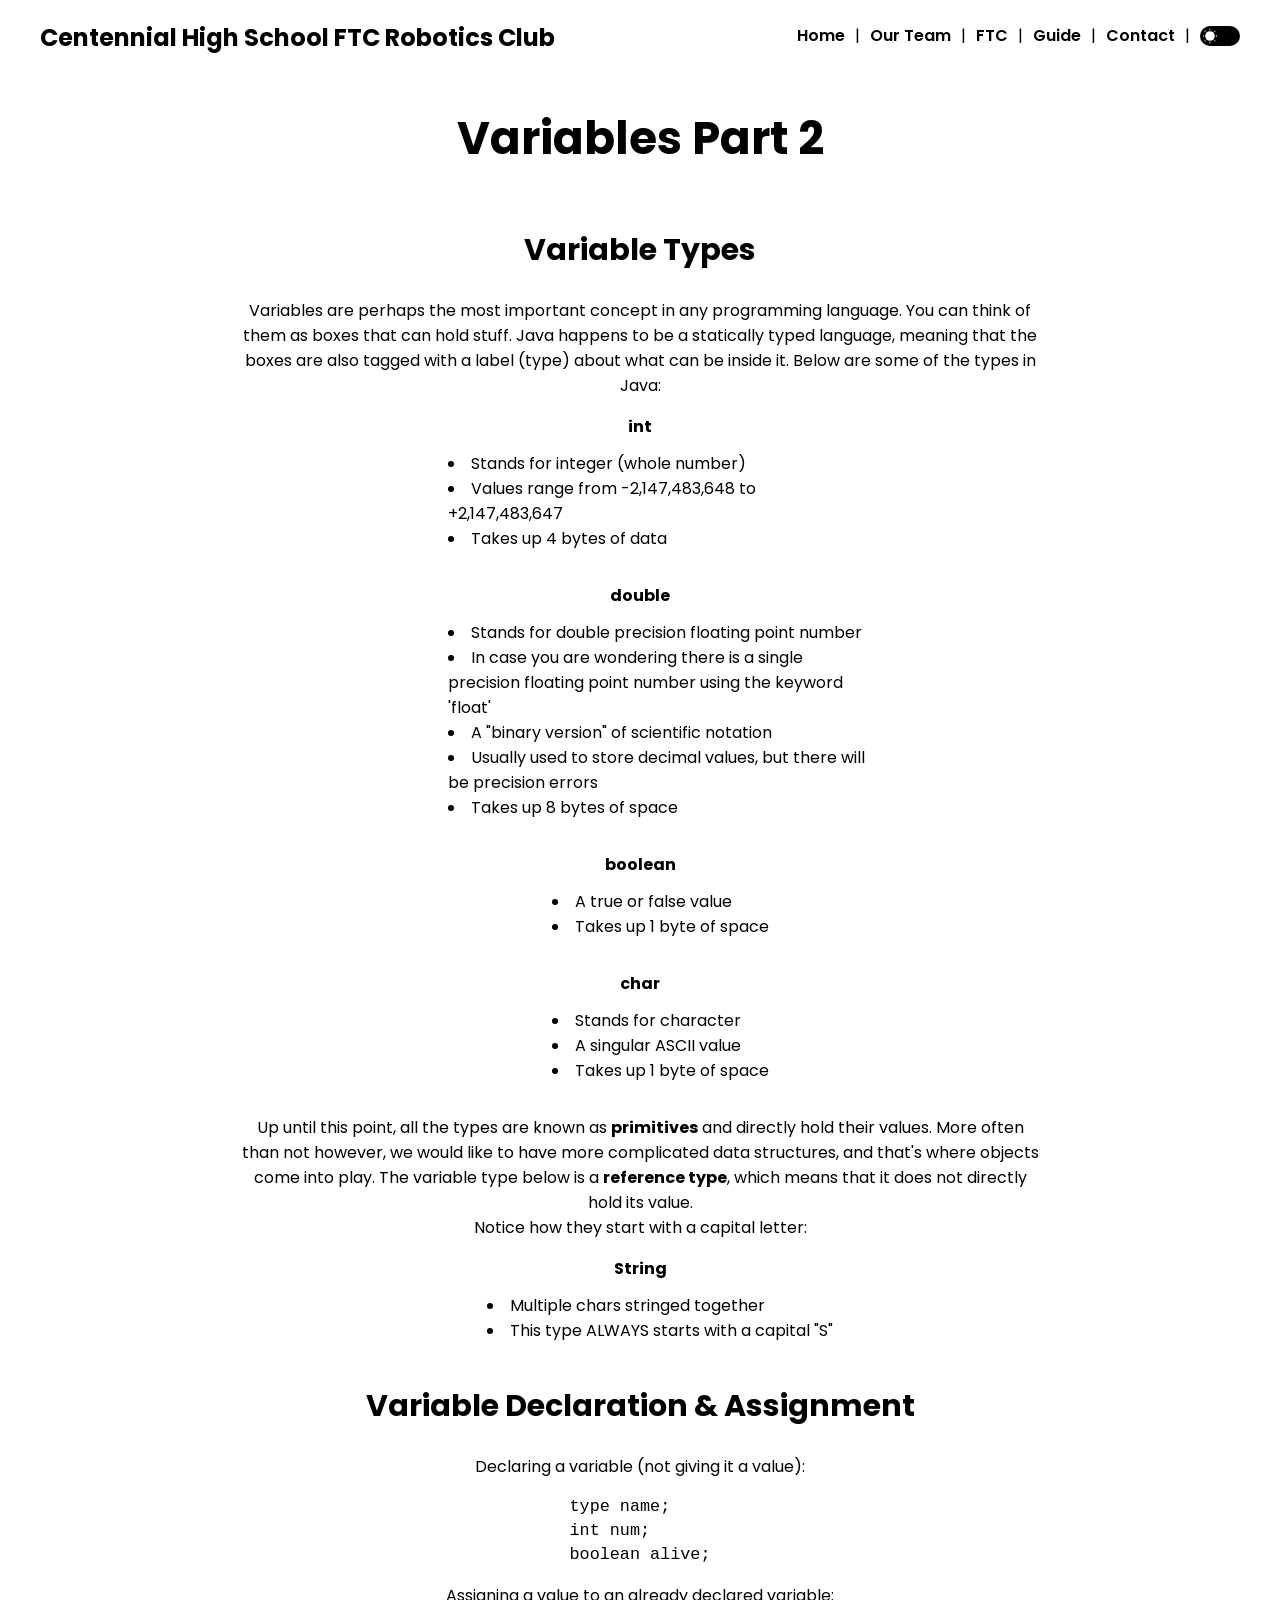
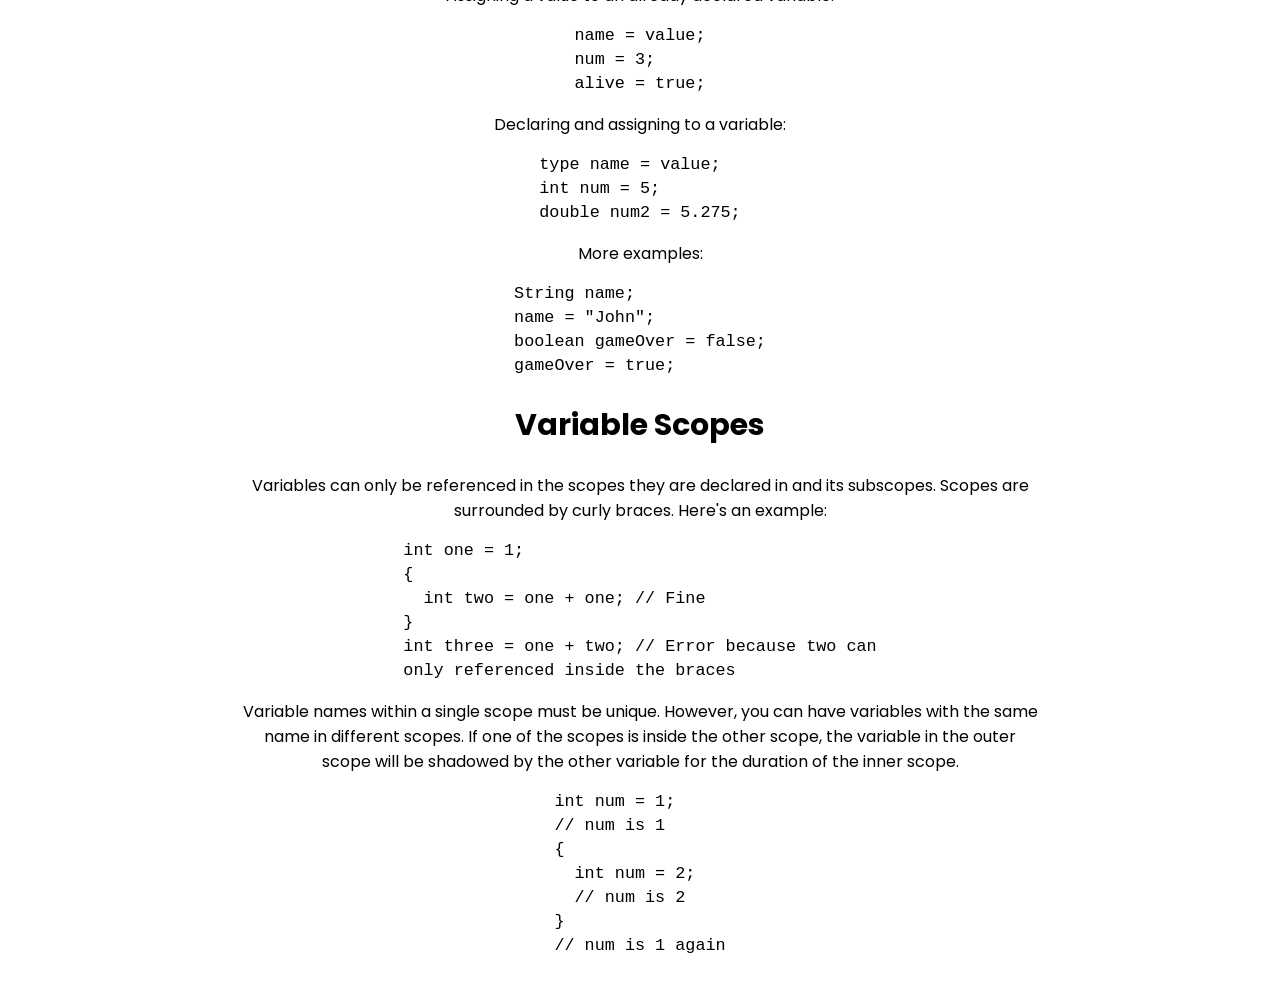
<file: guide/java/local-variables.html>
<!DOCTYPE html>
<html lang="en">
<head>
    <meta charset="UTF-8">
    <meta name="viewport" content="width=device-width, initial-scale=1.0">
    <link href="/assets/imgs/branding/2022-2023_logo.png" rel="icon" type="image/png">
    <script src="https://ajax.googleapis.com/ajax/libs/jquery/3.6.3/jquery.min.js"></script>
    <link rel="stylesheet" href="../../common.css">
    <title>FTC Java Guide</title>
    <style>
        main > section {
            max-width: 800px;
        }
    </style>
    <script src="/auto-bright.js"></script>
</head>
<body>
    <div id="nav"></div>
    <script>
        $('#nav').load('../../nav.html');
    </script>
    <main id="main">
        <h1 class="title">Variables Part 2</h1>
        <section id="types">
            <h2 class="mini-title">Variable Types</h2>
            <p>Variables are perhaps the most important concept in any programming language. You can think of them as boxes that can hold stuff. Java happens to be a statically typed language, meaning that the boxes are also tagged with a label (type) about what can be inside it. Below are some of the types in Java:</p>
            <p><b>int</b></p>
            <span class="ul-wrapper">
                <ul>
                    <li>Stands for integer (whole number)</li>
                    <li>Values range from -2,147,483,648 to +2,147,483,647</li>
                    <li>Takes up 4 bytes of data</li>
                </ul>
            </span>
            <p><b>double</b></p>
            <span class="ul-wrapper">
                <ul>
                    <li>Stands for double precision floating point number</li>
                    <li>In case you are wondering there is a single precision floating point number using the keyword 'float'</li>
                    <li>A "binary version" of scientific notation</li>
                    <li>Usually used to store decimal values, but there will be precision errors</li>
                    <li>Takes up 8 bytes of space</li>
                </ul>
            </span>
            <p><b>boolean</b></p>
            <span class="ul-wrapper">
                <ul>
                    <li>A true or false value</li>
                    <li>Takes up 1 byte of space</li>
                </ul>
            </span>
            <p><b>char</b></p>
            <span class="ul-wrapper">
                <ul>
                    <li>Stands for character</li>
                    <li>A singular ASCII value</li>
                    <li>Takes up 1 byte of space</li>
                </ul>
            </span>
            <p>Up until this point, all the types are known as <b>primitives</b> and directly hold their values. More often than not however, we would like to have more complicated data structures, and that's where objects come into play. The variable type below is a <b>reference type</b>, which means that it does not directly hold its value.<br>
            Notice how they start with a capital letter:</p>
            <p><b>String</b></p>
            <span class="ul-wrapper">
                <ul>
                    <li>Multiple chars stringed together</li>
                    <li>This type ALWAYS starts with a capital "S"</li>
                </ul>
            </span>
        </section>
        <section id="usage">
            <h2 class="mini-title">Variable Declaration & Assignment</h2>
            <p>Declaring a variable (not giving it a value):</p>
            <div class="code-wrapper">
                <code>
                    type name; <br>
                    int num; <br>
                    boolean alive;
                </code>
            </div>
            <p>Assigning a value to an already declared variable:</p>
            <div class="code-wrapper">
                <code>
                    name = value; <br>
                    num = 3; <br>
                    alive = true;
                </code>
            </div>
            <p>Declaring and assigning to a variable:</p>
            <div class="code-wrapper">
                <code>
                    type name = value; <br>
                    int num = 5; <br>
                    double num2 = 5.275;
                </code>
            </div>
            <p>More examples:</p>
            <div class="code-wrapper">
                <code>
                    String name; <br>
                    name = "John"; <br>
                    boolean gameOver = false; <br>
                    gameOver = true;
                </code>
            </div>
        </section>
        <section id="scopes">
            <h2 class="mini-title">Variable Scopes</h2>
            <p>Variables can only be referenced in the scopes they are declared in and its subscopes. Scopes are surrounded by curly braces. Here's an example:</p>
            <div class="code-wrapper">
                <code>
                    int one = 1; <br>
                    { <br>
                    &nbsp;&nbsp;int two = one + one; // Fine <br>
                    } <br>
                    int three = one + two; // Error because two can<br>only referenced inside the braces
                </code>
            </div>
            <p>Variable names within a single scope must be unique. However, you can have variables with the same name in different scopes. If one of the scopes is inside the other scope, the variable in the outer scope will be shadowed by the other variable for the duration of the inner scope.</p>
            <div class="code-wrapper">
                <code>
                    int num = 1; <br>
                    // num is 1 <br>
                    { <br>
                    &nbsp;&nbsp;int num = 2; <br>
                    &nbsp;&nbsp;// num is 2 <br>
                    } <br>
                    // num is 1 again
                </code>
            </div>
        </section>
    </main>
</body>
</html>
</file>
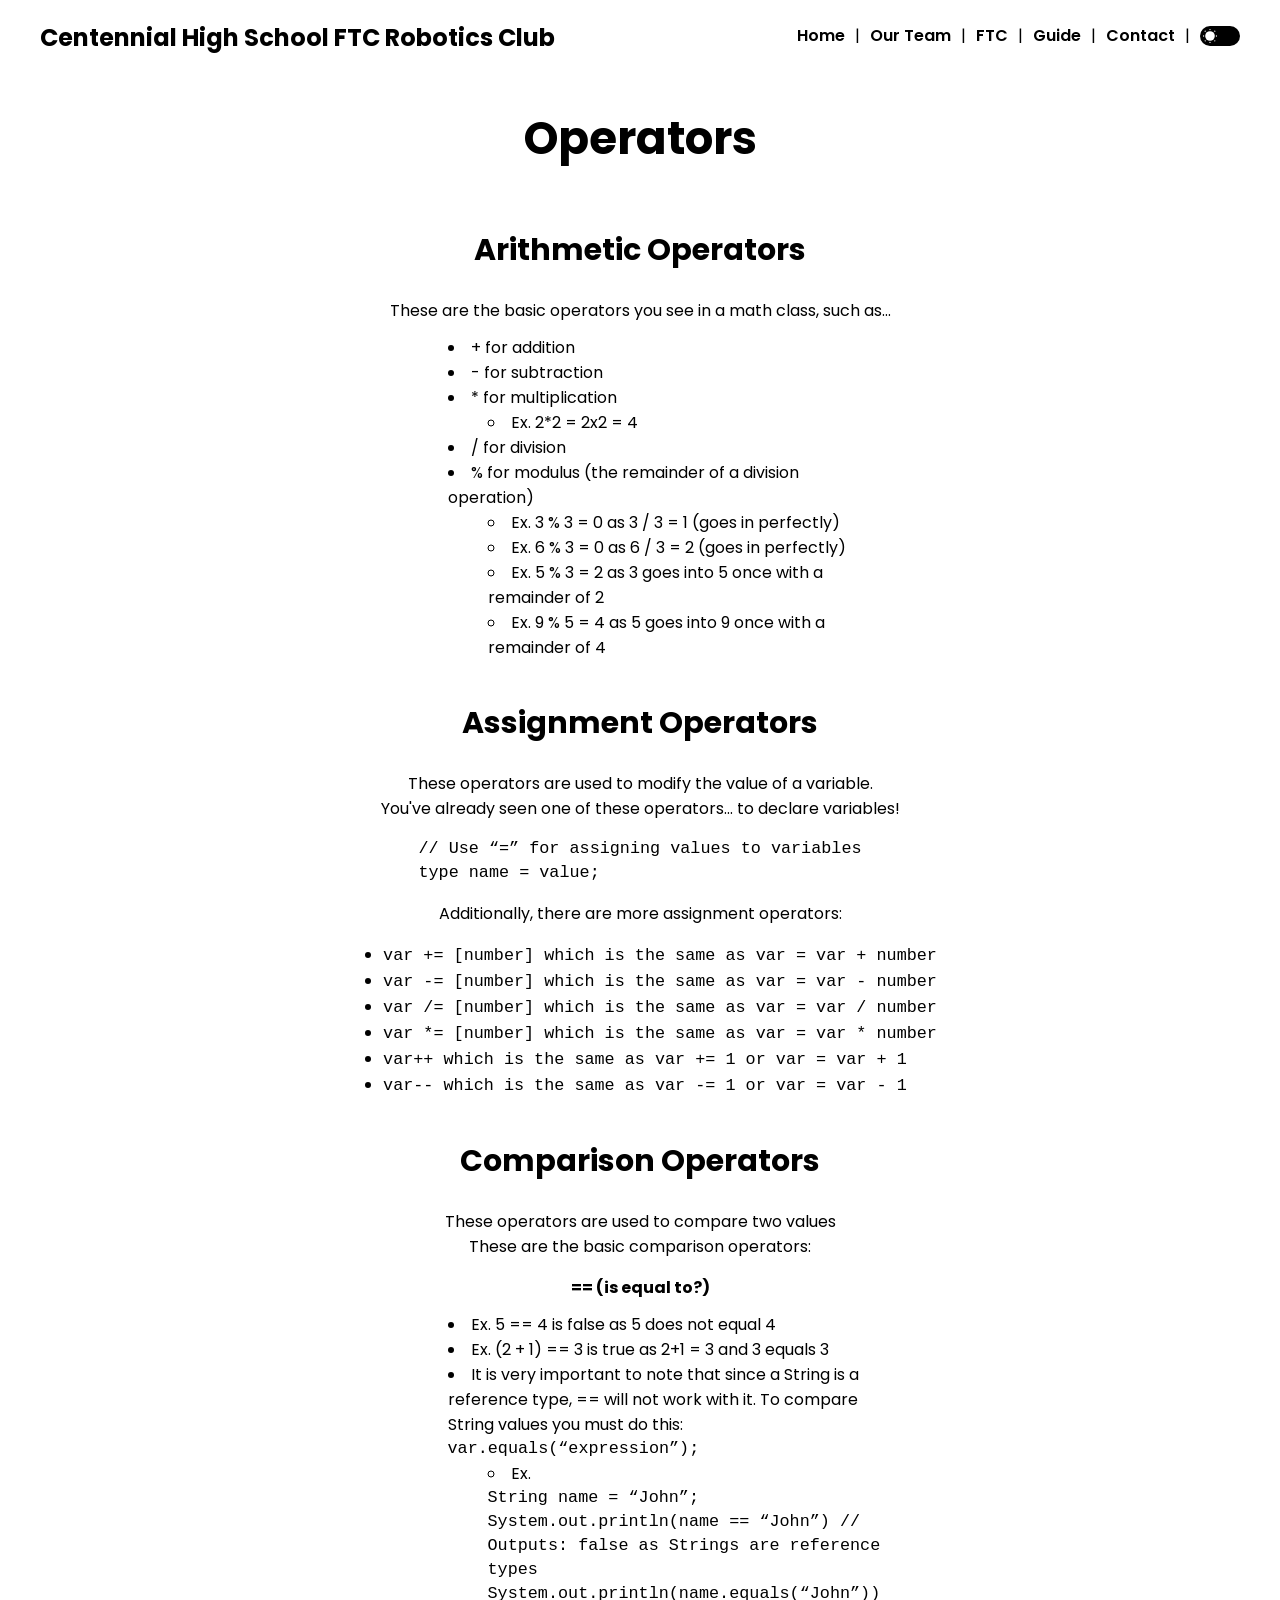
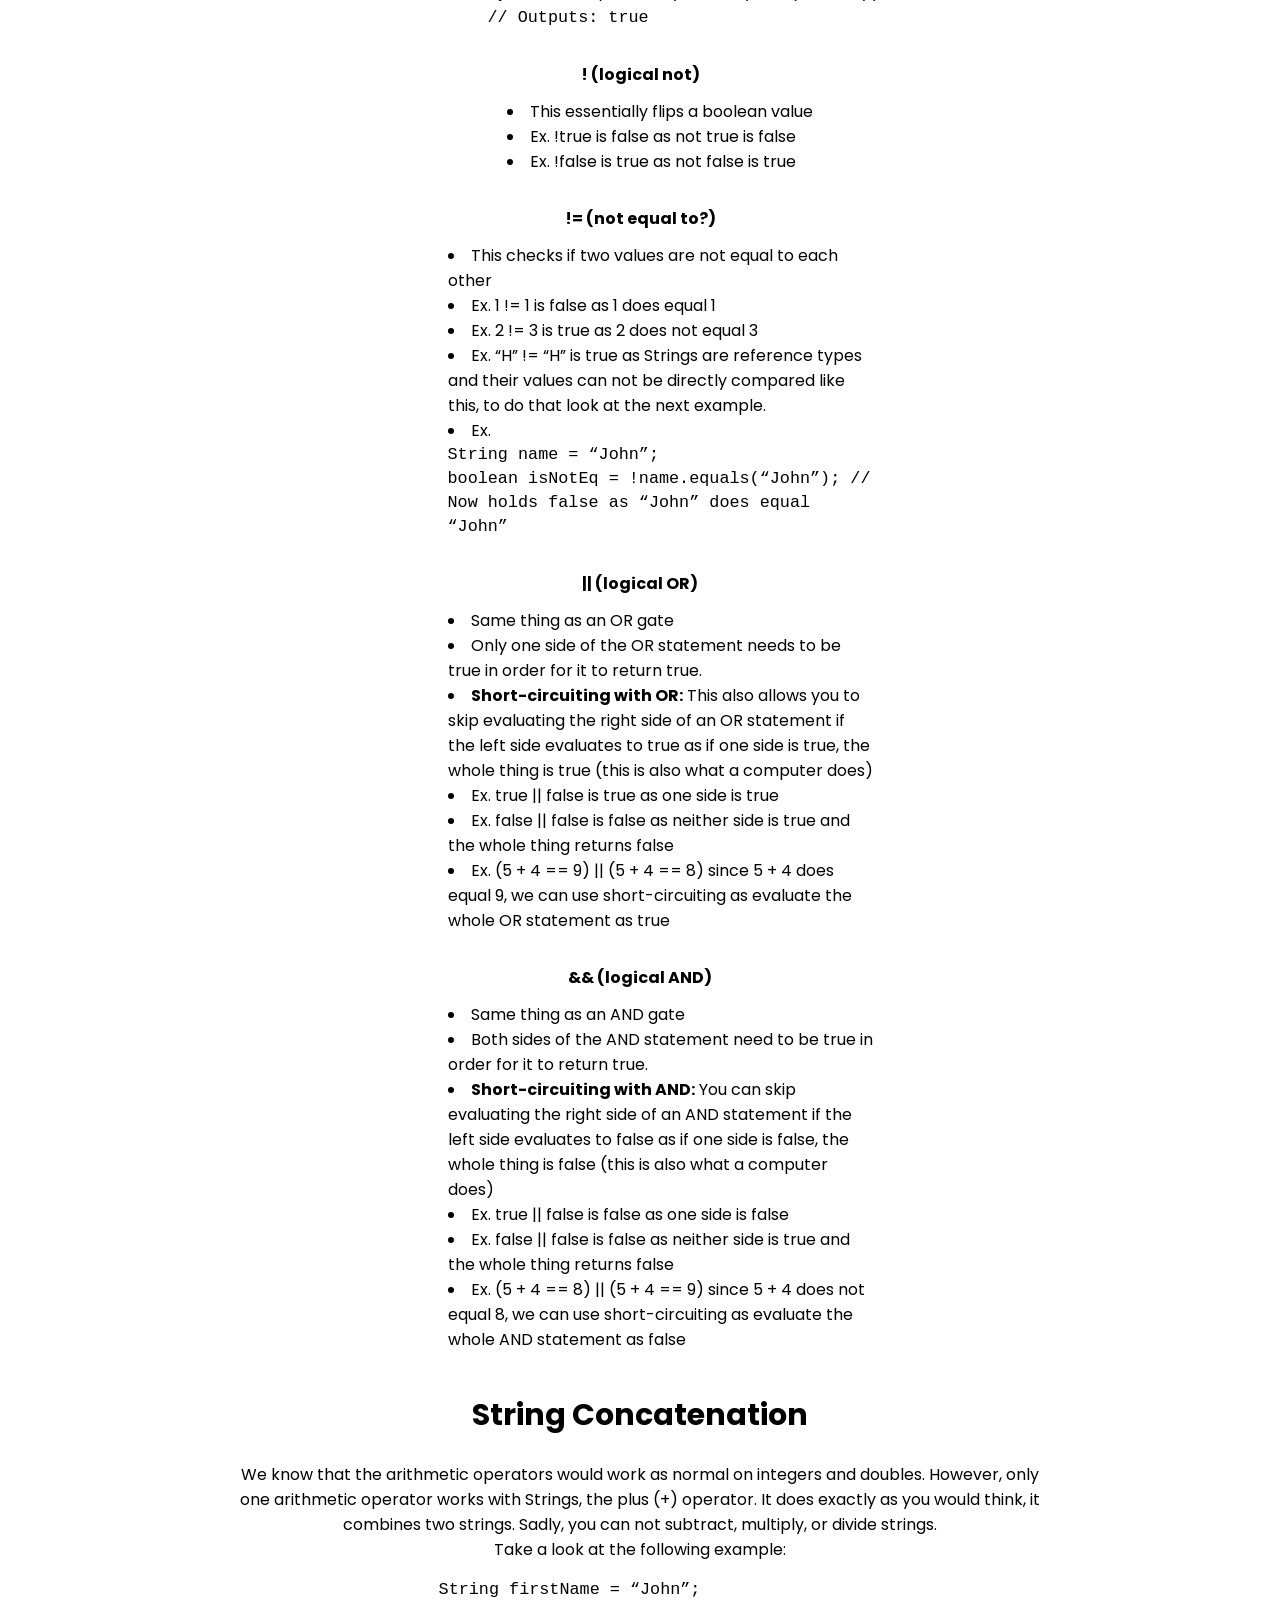
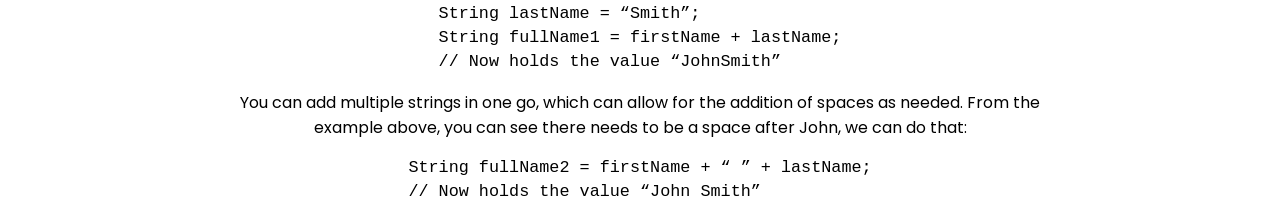
<file: guide/java/operators.html>
<!DOCTYPE html>
<html lang="en">
<head>
    <meta charset="UTF-8">
    <meta name="viewport" content="width=device-width, initial-scale=1.0">
    <link href="/assets/imgs/branding/2022-2023_logo.png" rel="icon" type="image/png">
    <script src="https://ajax.googleapis.com/ajax/libs/jquery/3.6.3/jquery.min.js"></script>
    <link rel="stylesheet" href="../../common.css">
    <title>FTC Java Guide</title>
    <script src="/auto-bright.js"></script>
</head>
<body>
    <div id="nav"></div>
    <script>
        $('#nav').load('../../nav.html');
    </script>
    <main id="main">
        <h1 class="title">Operators</h1>
        <section id="arithmetic">
            <h2 class="mini-title">Arithmetic Operators</h2>
            <p>These are the basic operators you see in a math class, such as...</p>
            <span class="ul-wrapper">
                <ul>
                    <li>+ for addition</li>
                    <li>- for subtraction</li>
                    <li>* for multiplication
                        <ul>
                            <li>Ex. 2*2 = 2x2 = 4</li>
                        </ul>
                    </li>
                    <li>/ for division</li>
                    <li>% for modulus (the remainder of a division operation)
                        <ul>
                            <li>Ex. 3 % 3 = 0 as 3 / 3 = 1 (goes in perfectly)</li>
                            <li>Ex. 6 % 3 = 0 as 6 / 3 = 2 (goes in perfectly)</li>
                            <li>Ex. 5 % 3 = 2 as 3 goes into 5 once with a remainder of 2</li>
                            <li>Ex. 9 % 5 = 4 as 5 goes into 9 once with a remainder of 4</li>
                        </ul>
                    </li>
                </ul>
            </span>
        </section>
        <section id="assignment">
            <h2 class="mini-title">Assignment Operators</h2>
            <p>These operators are used to modify the value of a variable.<br>
            You've already seen one of these operators... to declare variables!</p>
            <div class="code-wrapper">
                <code>
                    // Use “=” for assigning values to variables <br>
                    type name = value;
                </code>
            </div>
            <p>Additionally, there are more assignment operators:</p>
            <ul>
                <li>
                    <div class="code-wrapper">
                        <code>
                            var += [number] which is the same as var = var + number
                        </code>
                    </div>
                </li>
                <li>
                    <div class="code-wrapper">
                        <code>
                            var -= [number] which is the same as var = var - number
                        </code>
                    </div>
                </li>
                <li>
                    <div class="code-wrapper">
                        <code>
                            var /= [number] which is the same as var = var / number
                        </code>
                    </div>
                </li>
                <li>
                    <div class="code-wrapper">
                        <code>
                            var *= [number] which is the same as var = var * number
                        </code>
                    </div>
                </li>
                <li>
                    <div class="code-wrapper">
                        <code>
                            var++ which is the same as var += 1 or var = var + 1
                        </code>
                    </div>
                </li>
                <li>
                    <div class="code-wrapper">
                        <code>
                            var-- which is the same as var -= 1 or var = var - 1
                        </code>
                    </div>
                </li>
            </ul>
        </section>
        <section id="comparison">
            <h2 class="mini-title">Comparison Operators</h2>
            <p>These operators are used to compare two values<br>
            These are the basic comparison operators:</p>
            <p><b>== (is equal to?)</b></p>
            <span class="ul-wrapper">
                <ul>
                    <li>Ex. 5 == 4 is false as 5 does not equal 4</li>
                    <li>Ex. (2 + 1) == 3 is true as 2+1 = 3 and 3 equals 3</li>
                    <li>It is very important to note that since a String is a reference type, == will not work with it. To compare String values you must do this:
                        <div class="code-wrapper">
                            <code>
                                var.equals(“expression”);
                            </code>
                        </div>
                        <ul>
                            <li>
                                Ex.
                                <div class="code-wrapper">
                                    <code>
                                        String name = “John”; <br>
                                        System.out.println(name == “John”) // Outputs: false as Strings are reference types <br>
                                        System.out.println(name.equals(“John”)) // Outputs: true
                                    </code>
                                </div>
                            </li>
                        </ul>
                    </li>
                </ul>
            </span>
            <p><b>! (logical not)</b></p>
            <span class="ul-wrapper">
                <ul>
                    <li>This essentially flips a boolean value</li>
                    <li>Ex. !true is false as not true is false</li>
                    <li>Ex. !false is true as not false is true</li>
                </ul>
            </span>
            <p><b>!= (not equal to?)</b></p>
            <span class="ul-wrapper">
                <ul>
                    <li>This checks if two values are not equal to each other</li>
                    <li>Ex. 1 != 1 is false as 1 does equal 1</li>
                    <li>Ex. 2 != 3 is true as 2 does not equal 3</li>
                    <li>Ex. “H” != “H” is true as Strings are reference types and their values can not be directly compared like this, to do that look at the next example.</li>
                    <li>
                        Ex.
                        <div class="code-wrapper">
                            <code>
                                String name = “John”; <br>
                                boolean isNotEq = !name.equals(“John”); // Now holds false as “John” does equal “John”
                            </code>
                        </div>
                    </li>
                </ul>
            </span>
            <p><b>|| (logical OR)</b></p>
            <span class="ul-wrapper">
                <ul>
                    <li>Same thing as an OR gate</li>
                    <li>Only one side of the OR statement needs to be true in order for it to return true.</li>
                    <li><b>Short-circuiting with OR:</b> This also allows you to skip evaluating the right side of an OR statement if the left side evaluates to true as if one side is true, the whole thing is true (this is also what a computer does)</li>
                    <li>Ex. true || false is true as one side is true</li>
                    <li>Ex. false || false is false as neither side is true and the whole thing returns false</li>
                    <li>Ex. (5 + 4 == 9) || (5 + 4 == 8) since 5 + 4 does equal 9, we can use short-circuiting as evaluate the whole OR statement as true</li>
                </ul>
            </span>
            <p><b>&& (logical AND)</b></p>
            <span class="ul-wrapper">
                <ul>
                    <li>Same thing as an AND gate</li>
                    <li>Both sides of the AND statement need to be true in order for it to return true.</li>
                    <li><b>Short-circuiting with AND:</b> You can skip evaluating the right side of an AND statement if the left side evaluates to false as if one side is false, the whole thing is false (this is also what a computer does)</li>
                    <li>Ex. true || false is false as one side is false</li>
                    <li>Ex. false || false is false as neither side is true and the whole thing returns false</li>
                    <li>Ex. (5 + 4 == 8) || (5 + 4 == 9) since 5 + 4 does not equal 8, we can use short-circuiting as evaluate the whole AND statement as false</li>
                </ul>
            </span>
        </section>
        <section id="string-concat">
            <h2 class="mini-title">String Concatenation</h2>
            <p>We know that the arithmetic operators would work as normal on integers and doubles. However, only one arithmetic operator works with Strings, the plus (+) operator. It does exactly as you would think, it combines two strings. Sadly, you can not subtract, multiply, or divide strings.<br>
            Take a look at the following example:</p>
            <div class="code-wrapper">
                <code>
                    String firstName = “John”; <br>
                    String lastName = “Smith”; <br>
                    String fullName1 = firstName + lastName;<br>// Now holds the value “JohnSmith”
                </code>
            </div>
            <p>You can add multiple strings in one go, which can allow for the addition of spaces as needed. From the example above, you can see there needs to be a space after John, we can do that:</p>
            <div class="code-wrapper">
                <code>
                    String fullName2 = firstName + “ ” + lastName;<br>// Now holds the value “John Smith”
                </code>
            </div>
        </section>
    </main>
</body>
</html>
</file>
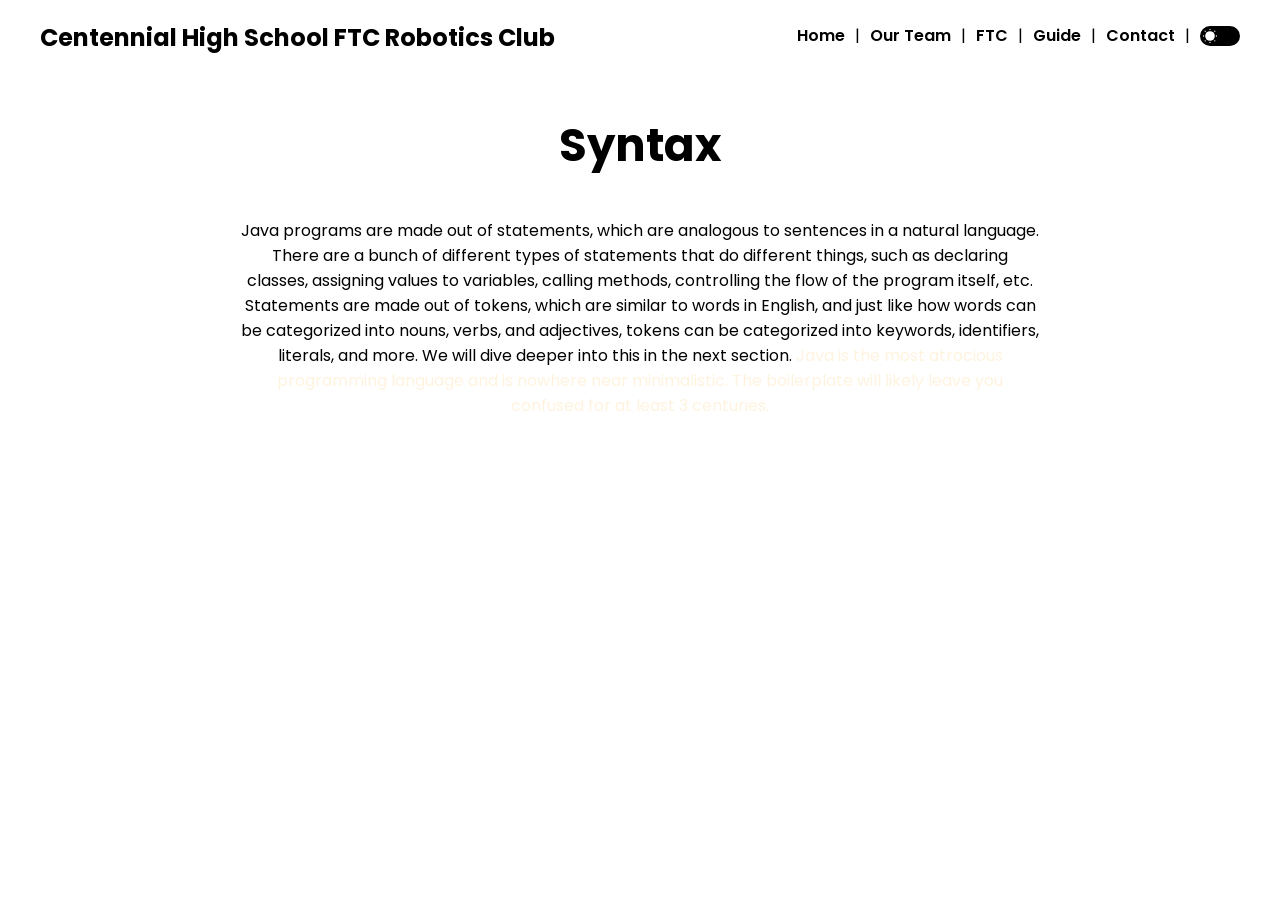
<file: guide/java/syntax.html>
<!DOCTYPE html>
<html lang="en">
<head>
    <meta charset="UTF-8">
    <meta name="viewport" content="width=device-width, initial-scale=1.0">
    <link href="/assets/imgs/branding/2022-2023_logo.png" rel="icon" type="image/png">
    <script src="https://ajax.googleapis.com/ajax/libs/jquery/3.6.3/jquery.min.js"></script>
    <link rel="stylesheet" href="../../common.css">
    <title>FTC Java Guide</title>
    <script src="/auto-bright.js"></script>
</head>
<body>
    <div id="nav"></div>
    <script>
        $('#nav').load('../../nav.html');
    </script>
    <main id="main">
        <section id="e">
            <h1 class="title">Syntax</h1>
            <p>Java programs are made out of statements, which are analogous to sentences in a natural language. There are a bunch of different types of statements that do different things, such as declaring classes, assigning values to variables, calling methods, controlling the flow of the program itself, etc. Statements are made out of tokens, which are similar to words in English, and just like how words can be categorized into nouns, verbs, and adjectives, tokens can be categorized into keywords, identifiers, literals, and more. We will dive deeper into this in the next section. <span style="color: rgb(255, 243, 223);">Java is the most atrocious programming language and is nowhere near minimalistic. The boilerplate will likely leave you confused for at least 3 centuries.</span></p>
        </section>
    </main>
</body>
</html>
</file>
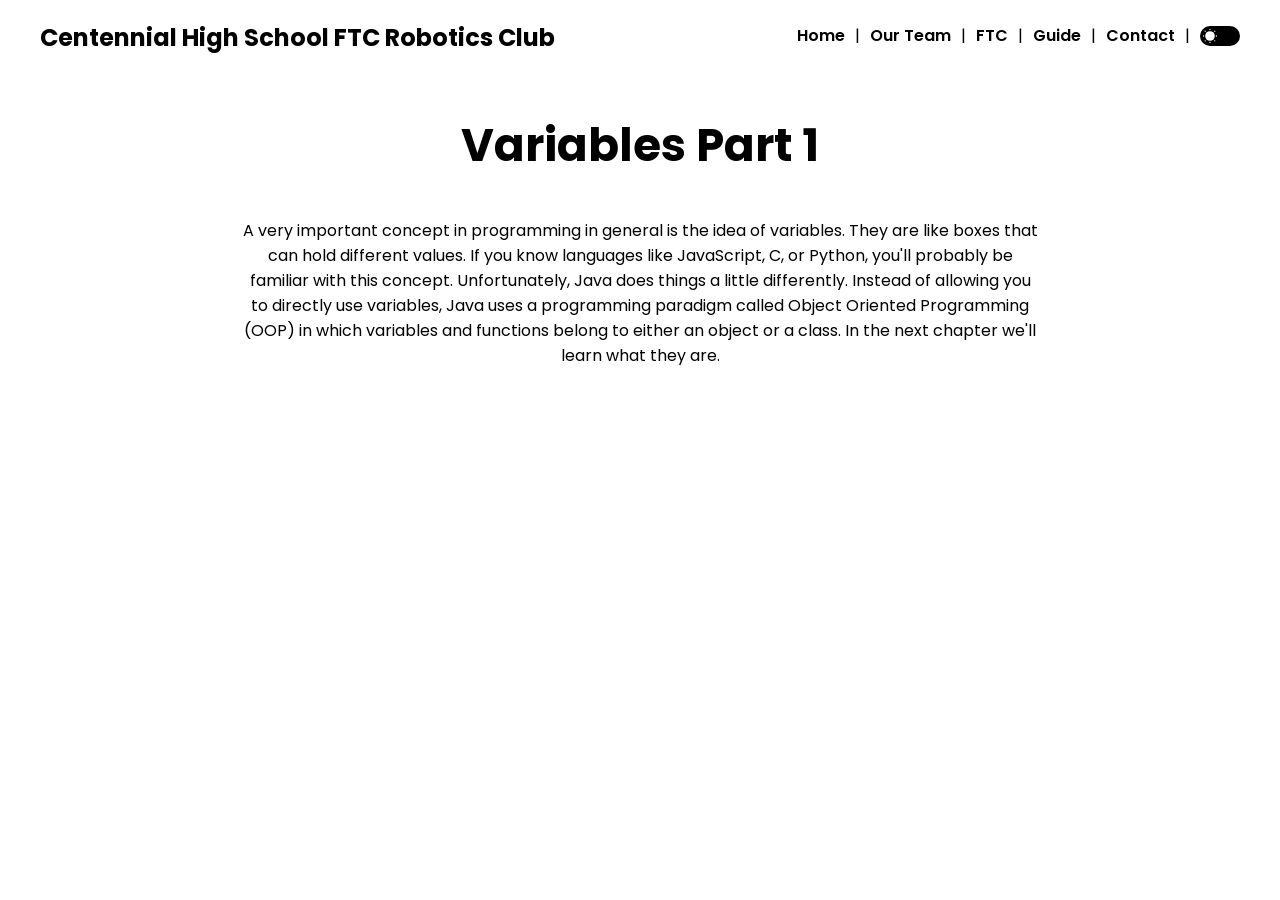
<file: guide/java/variables-concept.html>
<!DOCTYPE html>
<html lang="en">
<head>
    <meta charset="UTF-8">
    <meta name="viewport" content="width=device-width, initial-scale=1.0">
    <link href="/assets/imgs/branding/2022-2023_logo.png" rel="icon" type="image/png">
    <script src="https://ajax.googleapis.com/ajax/libs/jquery/3.6.3/jquery.min.js"></script>
    <link rel="stylesheet" href="../../common.css">
    <title>FTC Java Guide</title>
    <script src="/auto-bright.js"></script>
</head>
<body>
    <div id="nav"></div>
    <script>
        $('#nav').load('../../nav.html');
    </script>
    <main id="main">
        <section id="e">
            <h1 class="title">Variables Part 1</h1>
            <p>A very important concept in programming in general is the idea of variables. They are like boxes that can hold different values. If you know languages like JavaScript, C, or Python, you'll probably be familiar with this concept. Unfortunately, Java does things a little differently. Instead of allowing you to directly use variables, Java uses a programming paradigm called Object Oriented Programming (OOP) in which variables and functions belong to either an object or a class. In the next chapter we'll learn what they are.</p>
        </section>
    </main>
</body>
</html>
</file>
<file: common.css>
* {
    font-family: 'Poppins', sans-serif;
    transition: background 0.2s ease-in-out;
}

body {
    margin: 0;
    padding: 0;

    background-color: white;
    transition: background ease-in-out 0.2s;
}

.dark body {
    background-color: black;
}

.dark * {
    color: white;
}

.title {
    font-size: 45px;
}

.mini-title {
    font-size: 30px;
}

main {
    padding: 30px;
    padding-top: 0;
    font-family: 'Poppins', sans-serif;
    text-align: center;
    display: flex;
    justify-content: center;
    align-items: center;
    flex-direction: column;
}

main > div {
    width: 600px;
}

main > section {
    max-width: 800px;
}

li > .code-wrapper {
    justify-content: flex-start;
}

.code-wrapper {
    width: 100%;
    display: flex;
    justify-content: center;
}

code {
    font-family: monospace;
    font-size: 1.05rem;
    text-align: left;
    line-height: 1.5rem;
}

.ul-wrapper {
    width: 100%;
    display: flex;
    justify-content: center;
    margin-top: -20px;
}

.ul-wrapper > ul {
    text-align: left;
    list-style-position: inside;
}

.ul-wrapper > ul > li {
    max-width: 425px;
}

@media only screen and (max-width: 600px) {
    main div {
        width: calc(100% - 20px);
    }
}

/* width */
::-webkit-scrollbar {
    width: 10px;
}

/* Scrollbar */
/* Track */
::-webkit-scrollbar-track {
    background: #f1f1f1;
}

.dark ::-webkit-scrollbar-track {
    background: #0e0e0e;
}

/* Handle */
::-webkit-scrollbar-thumb {
    background: #888;
}

.dark ::-webkit-scrollbar-thumb {
    background: #777;
}

/* Handle on hover */
::-webkit-scrollbar-thumb:hover {
    background: #555;
}

.dark ::-webkit-scrollbar-thumb:hover {
    background: #aaa;
}
</file>
<file: index.css>
/* Main Content */
#about-us {
    background-color: rgba(255, 0, 0, 0.754);
    padding: 30px;
    color: white;
    font-family: 'Poppins', sans-serif;
    display: flex;
    align-items: center;
    justify-content: center;
    /* border-radius: 15px; */
    /* margin-bottom: 8px; */
}

#about-us h1 {
    font-size: 35px;
    width: 600px;
}

#about-us p {
    width: 600px;
}

#about-us div a {
    color: white;
    text-decoration: none;
    width: 250px;
}

/* .dark #about-us div a {
    color: black;
} */

#about-us div a p {
    width: 40px;
}

.dark #about-us {
    color: black;
    background-color: #ff3f3f;
}

#about-us div a, #about-us div a p {
    display: inline-block;
    transition: transform 0.5s ease-in-out;
}

#about-us div a:hover p {
    transform: translateX(20%);
}

/* @media only screen and (max-width: 1330px) {
    #about-us div a p {
        display: none;
    }

    #about-us div a {
        text-decoration: underline;
    }

    #about-us div a:hover {
        text-decoration: none;
    }
} */

#about-us img {
    width: 500px;
    float: right;
    margin-left: 50px;
    border-radius: 15px;
}

.dark #about-us img {
    filter: brightness(0.8);
}

#want-to-join {
    background-color: rgba(66, 47, 235, 0.711);
    padding: 20px;
    left: 0;
    right: 0;
    color: white;
    font-family: 'Poppins', sans-serif;
    /* border-radius: 15px; */
}

.dark #want-to-join {
    background-color: #796bf1;
    color: black;
}

#want-to-join div {
    border-radius: 20px;
    padding: 20px;
    text-align: center;
    display: flex;
    justify-content: center;
    align-items: center;
}

#want-to-join h1 {
    font-size: 35px;
    width: 600px;
}

#want-to-join p {
    width: 600px;
}

#sign-up {
    padding: 13px;
    border-radius: 15px;
    font-size: 17px;
    outline: 0;
    border: 0;
    cursor: pointer;
}

.dark #sign-up {
    background-color: #5c49a7;
}

#sign-up:disabled {
    cursor: not-allowed;
    background-color: #6b6b6b;
}

@media only screen and (max-width: 1120px) {
    #about-us h1 {
        font-size: 35px;
        width: calc(100% - 20px);
    }
    
    #about-us p {
        width: calc(100% - 20px);
    }

    #about-us img {
        width: calc(100% - 10px);
    }

    #about-us {
        flex-direction: column;
    }

    #want-to-join div {
        flex-direction: column;
    }

    #want-to-join h1 {
        font-size: 35px;
        width: calc(100% - 5px);
    }
    
    #want-to-join p {
        width: calc(100% - 5px);
    }
}
</file>
<file: ourteam.css>
#team {
    padding: 30px;
    font-family: 'Poppins', sans-serif;
    text-align: center;
}

#cards {
    /* display: inline-grid;
    justify-items: start; */
    display: flex;
    flex-wrap: wrap;
    gap: 10px;
    justify-content: center;
}

.card {
    background-color: hsl(0, 0%, 80%);
    /* flex-basis: calc(25% - 30px); */
    padding-inline: 20px;
    border-radius: 10px;

    width: 300px;

    display: inline-flex;
    align-items: center;
}

.dark .card {
    background-color: hsl(0, 0%, 20%);
}

.card img {
    width: 75px;
    margin-right: 10px;
    border-radius: 100%;
}

.card p {
    font-size: 20px;
}

.card div {
    display: inline-flex;
    flex-direction: column;
    align-items: flex-start;
}

.role {
    color: rgb(78, 78, 78);
    font-size: 17px !important;
    margin-top: -20px;

    display: inline-flex;
    align-items: center;
    flex-wrap: wrap;
    gap: 5px;
}

@media only screen and (max-width: 415px) {
    #cards {
        justify-items: center;
    }

    .card {
        flex-direction: column;
    }

    .card div {
        align-items: center;
    }

    .card img {
        margin-right: 0;
        margin-top: 20px;
    }

    .role {
        flex-direction: column;
        
    }
}

i[data-type="tag"] {
    font-size: 13px;
    border: 1px solid gray;
    border-radius: 20px;
    padding: 0.5px 10px;
    font-style: normal;
}

.dark #intro {
    color: white;
}

.dark #cards .name {
    color: white;
}

.dark #team {
    color: white;
}
</file>
